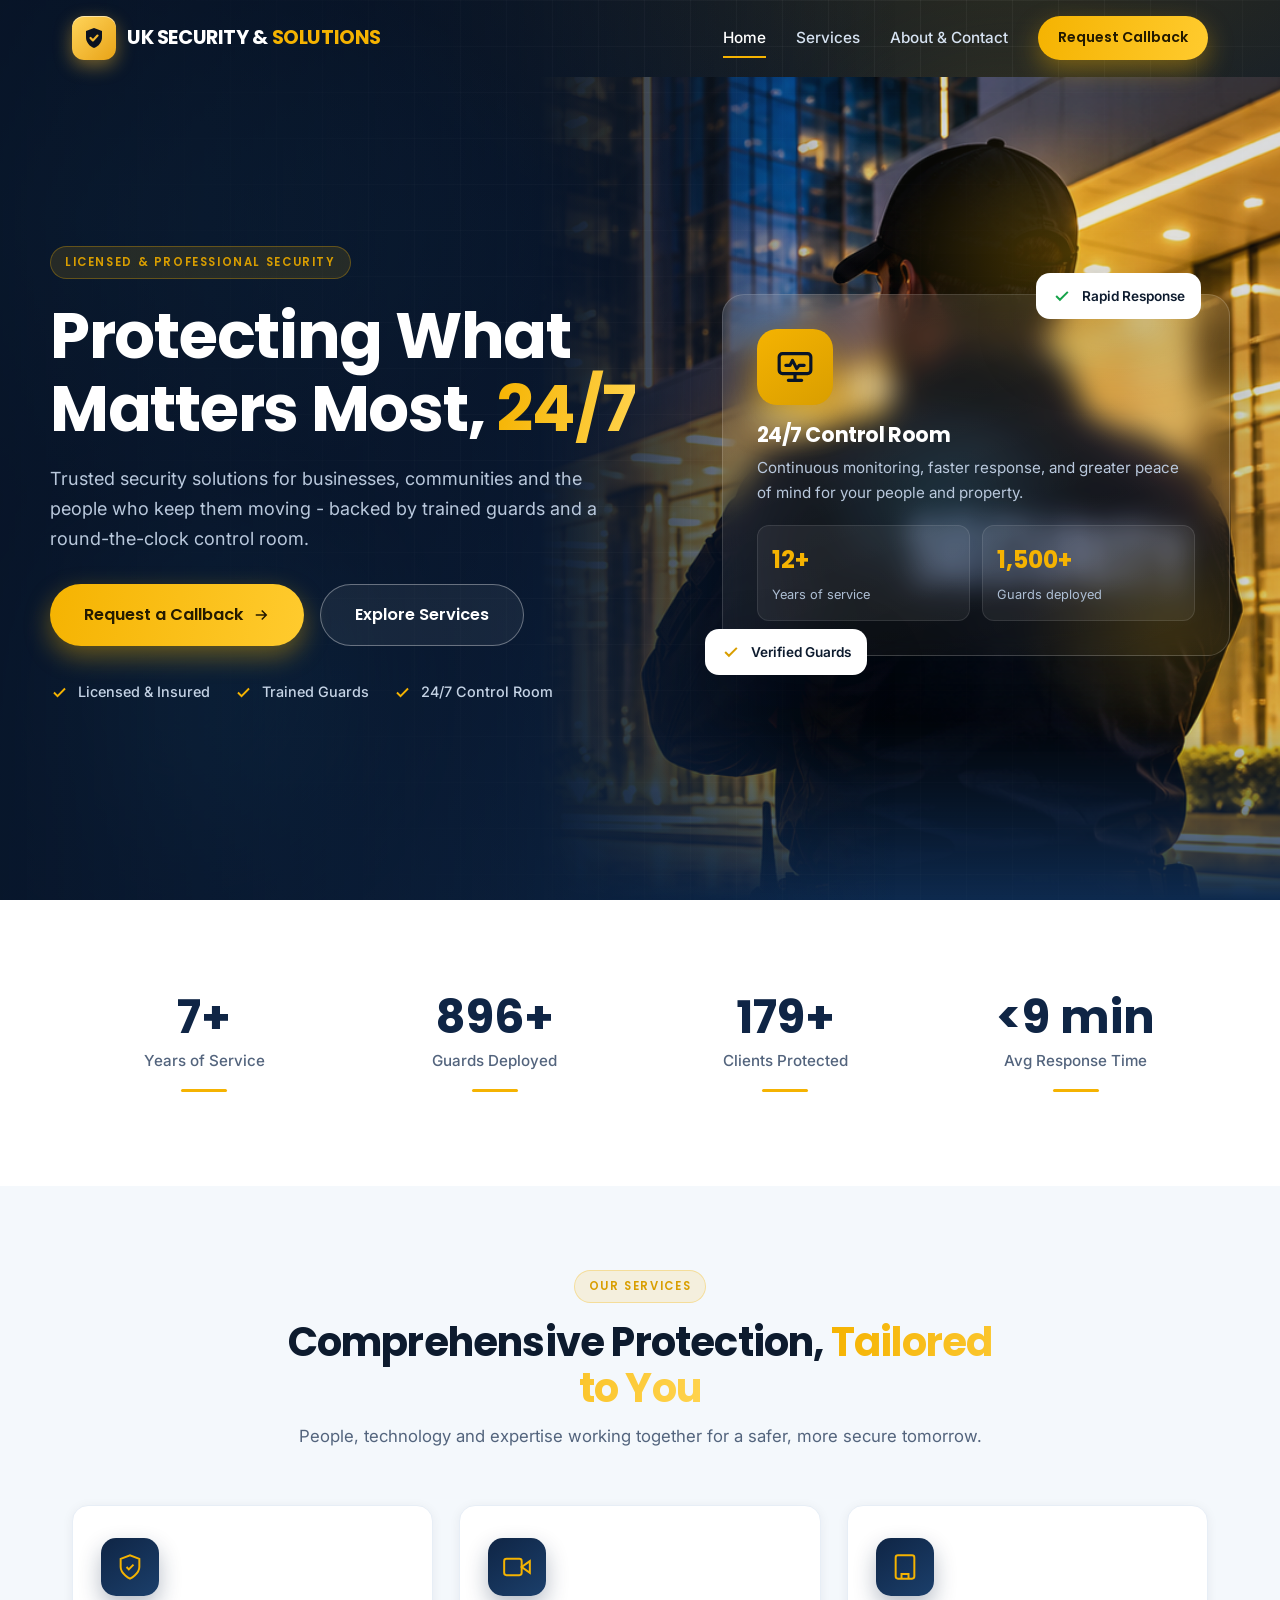
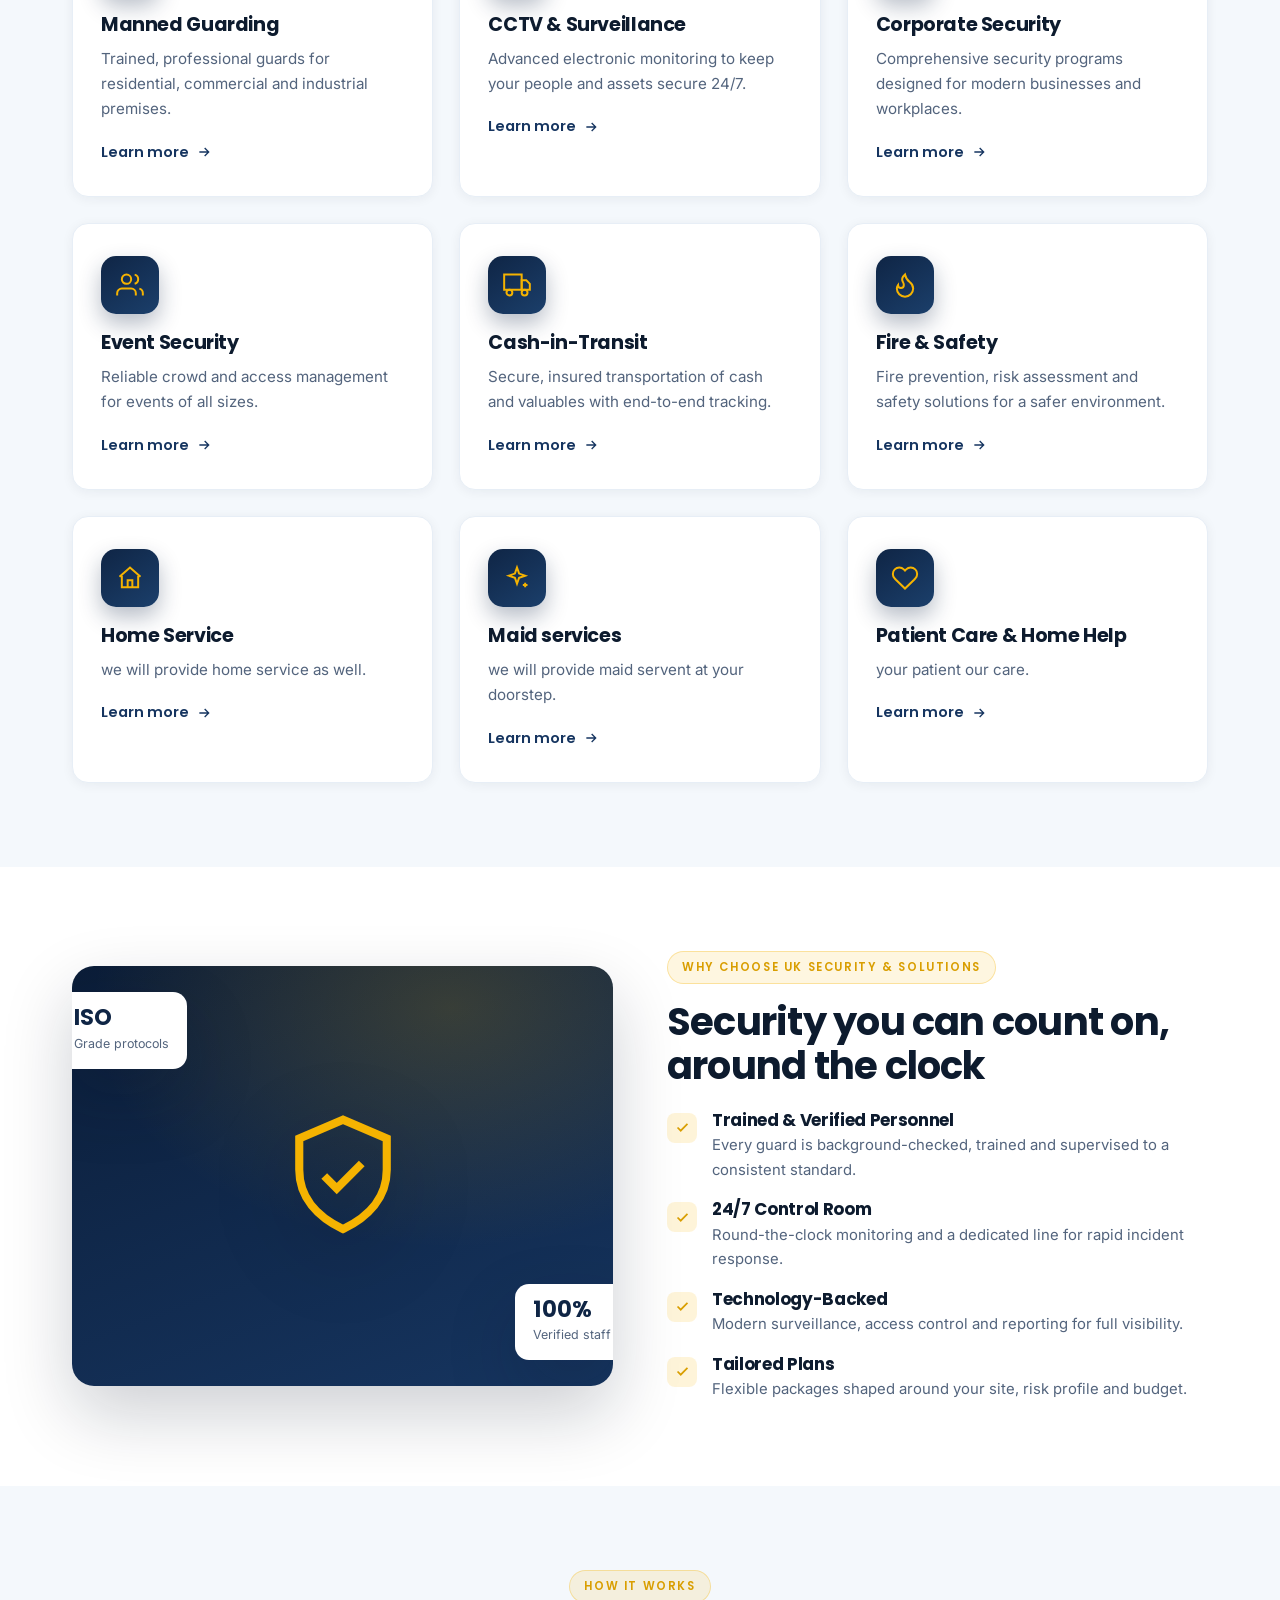
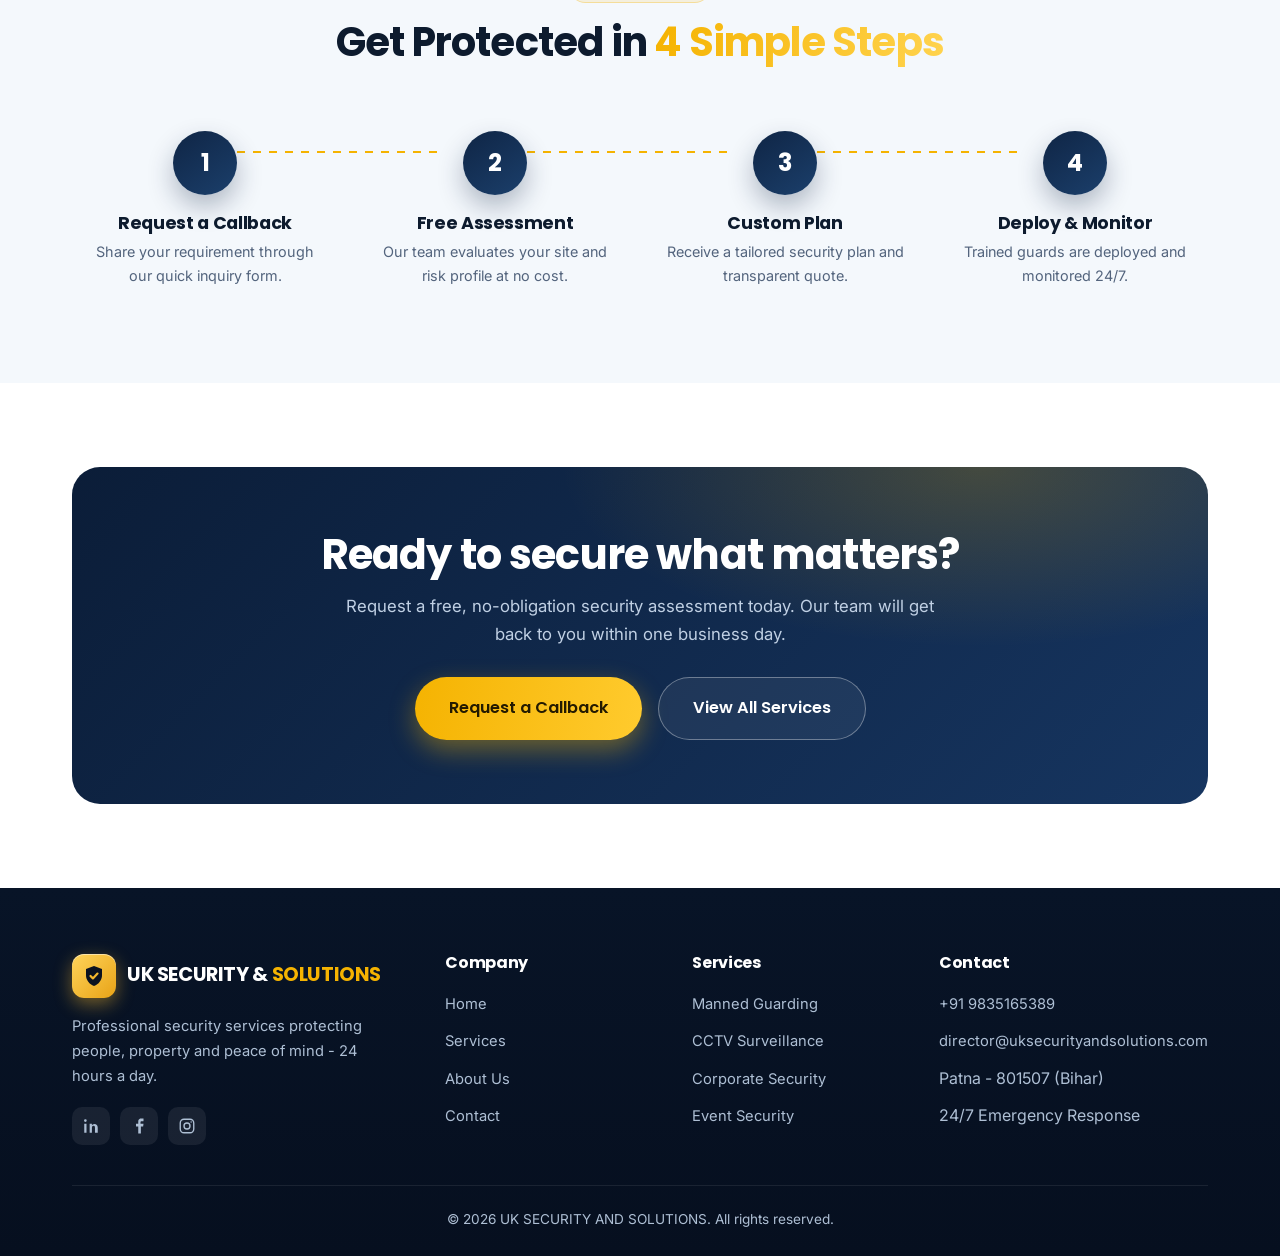
<file: aegis-security/index.html>
<!DOCTYPE html>
<html lang="en">

<head>
    <meta charset="UTF-8">
    <meta name="viewport" content="width=device-width, initial-scale=1.0">
    <title>UK SECURITY AND SOLUTIONS | Professional Security &amp; Guarding in Patna</title>
    <meta name="description"
        content="UK SECURITY AND SOLUTIONS provides licensed manned guarding, CCTV surveillance, corporate and event security with a 24/7 control room and rapid response. Request a free callback.">
    <link rel="canonical" href="https://yourdomain.com/">
    <meta property="og:type" content="website">
    <meta property="og:title" content="UK SECURITY AND SOLUTIONS | Professional Security &amp; Guarding">
    <meta property="og:description"
        content="Licensed guards, CCTV surveillance, corporate &amp; event security with 24/7 monitoring and rapid response.">
    <meta property="og:url" content="https://yourdomain.com/">
    <meta property="og:image" content="https://yourdomain.com/assets/favicon.svg">
    <meta name="theme-color" content="#081427">
    <link rel="icon" href="assets/favicon.svg" type="image/svg+xml">
    <link rel="manifest" href="site.webmanifest">
    <link rel="preconnect" href="https://fonts.googleapis.com">
    <link rel="preconnect" href="https://fonts.gstatic.com" crossorigin>
    <link
        href="https://fonts.googleapis.com/css2?family=Inter:wght@400;500;600;700&amp;family=Poppins:wght@600;700&amp;display=swap"
        rel="stylesheet">
    <link rel="stylesheet" href="css/style.css">
</head>

<body>
    <header class="nav" id="nav">
        <div class="container nav__inner">
            <a class="brand" href="index.html">
                <span class="brand__mark"><svg viewBox="0 0 24 24" width="26" height="26">
                        <path d="M12 2l8 3v6c0 5.2-3.4 9.3-8 11-4.6-1.7-8-5.8-8-11V5z" fill="#0b1220" />
                        <path d="M8.5 12l2.4 2.4 4.6-4.8" fill="none" stroke="#f5b82e" stroke-width="2.2"
                            stroke-linecap="round" stroke-linejoin="round" />
                    </svg></span>
                <span class="brand__text">UK SECURITY &amp; <span>SOLUTIONS</span></span>
            </a>
            <button class="nav__toggle" id="navToggle"
                aria-label="Menu"><span></span><span></span><span></span></button>
            <nav class="nav__menu" id="navMenu">
                <a href="index.html" class="nav__link active">Home</a>
                <a href="services.html" class="nav__link">Services</a>
                <a href="contact.html" class="nav__link">About &amp; Contact</a>
                <a href="contact.html" class="btn btn--primary btn--sm">Request Callback</a>
            </nav>
        </div>
    </header>

    <main>
        <section class="hero">
            <div class="hero__grid" aria-hidden="true"></div>
            <div class="hero__glow g1" aria-hidden="true"></div>
            <div class="hero__glow g2" aria-hidden="true"></div>
            <div class="hero__photo"></div>
            <div class="container hero__inner">
                <div class="hero__content reveal">
                    <span class="eyebrow">Licensed &amp; Professional Security</span>
                    <h1>Protecting What Matters Most, <span class="hl">24/7</span></h1>
                    <p class="lead">Trusted security solutions for businesses, communities and the people who keep them
                        moving - backed by trained guards and a round-the-clock control room.</p>
                    <div class="hero__cta">
                        <a href="contact.html" class="btn btn--primary btn--lg">Request a Callback
                            <svg viewBox="0 0 24 24" fill="none" stroke="currentColor" stroke-width="2">
                                <path d="M5 12h14M13 6l6 6-6 6" />
                            </svg>
                        </a>
                        <a href="services.html" class="btn btn--ghost btn--lg">Explore Services</a>
                    </div>
                    <ul class="hero__trust">
                        <li><svg viewBox="0 0 24 24" fill="none" stroke="currentColor" stroke-width="2.4">
                                <path d="m5 12 4.5 4.5L19 7" />
                            </svg>Licensed &amp; Insured</li>
                        <li><svg viewBox="0 0 24 24" fill="none" stroke="currentColor" stroke-width="2.4">
                                <path d="m5 12 4.5 4.5L19 7" />
                            </svg>Trained Guards</li>
                        <li><svg viewBox="0 0 24 24" fill="none" stroke="currentColor" stroke-width="2.4">
                                <path d="m5 12 4.5 4.5L19 7" />
                            </svg>24/7 Control Room</li>
                    </ul>
                </div>
                <div class="hero__panel reveal d2">
                    <div class="hero__float f1"><svg viewBox="0 0 24 24" fill="none" stroke="currentColor"
                            stroke-width="2.4">
                            <path d="m5 12 4.5 4.5L19 7" />
                        </svg>Rapid Response</div>
                    <div class="hero__shield"><svg viewBox="0 0 24 24" fill="none" stroke="#081427" stroke-width="1.9"
                            stroke-linecap="round" stroke-linejoin="round">
                            <rect x="2.5" y="4" width="19" height="12" rx="2" />
                            <path d="M8 20h8M12 16v4" />
                            <path d="M6.5 11h2.5l1.5-3 2.5 5 1.5-2h3" />
                        </svg></div>
                    <h3>24/7 Control Room</h3>
                    <p>Continuous monitoring, faster response, and greater peace of mind for your people and property.
                    </p>
                    <div class="hero__mini">
                        <div><b>12+</b><span>Years of service</span></div>
                        <div><b>1,500+</b><span>Guards deployed</span></div>
                    </div>
                    <div class="hero__float f2"><svg viewBox="0 0 24 24" fill="none" stroke="currentColor"
                            stroke-width="2.4">
                            <path d="m5 12 4.5 4.5L19 7" />
                        </svg>Verified Guards</div>
                </div>
            </div>
        </section>

        <section class="sec">
            <div class="container">
                <div class="stats">
                    <div class="stat reveal">
                        <div class="stat__num" data-count="12" data-suffix="+">0</div>
                        <div class="stat__lbl">Years of Service</div>
                    </div>
                    <div class="stat reveal d1">
                        <div class="stat__num" data-count="1500" data-suffix="+">0</div>
                        <div class="stat__lbl">Guards Deployed</div>
                    </div>
                    <div class="stat reveal d2">
                        <div class="stat__num" data-count="300" data-suffix="+">0</div>
                        <div class="stat__lbl">Clients Protected</div>
                    </div>
                    <div class="stat reveal d3">
                        <div class="stat__num" data-prefix="&lt;" data-count="15" data-suffix=" min">0</div>
                        <div class="stat__lbl">Avg Response Time</div>
                    </div>
                </div>
            </div>
        </section>

        <section class="sec sec--soft">
            <div class="container">
                <div class="sec-head reveal">
                    <span class="eyebrow">Our Services</span>
                    <h2>Comprehensive Protection, <span class="hl">Tailored to You</span></h2>
                    <p>People, technology and expertise working together for a safer, more secure tomorrow.</p>
                </div>
                <div class="grid3">
                    <article class="card reveal">
                        <div class="card__ico"><svg viewBox="0 0 24 24" fill="none" stroke="currentColor"
                                stroke-width="1.7">
                                <path d="M12 22s8-4 8-10V5l-8-3-8 3v7c0 6 8 10 8 10z" />
                                <path d="M9 12l2 2 4-4" />
                            </svg></div>
                        <h3>Manned Guarding</h3>
                        <p>Trained, professional guards for residential, commercial and industrial premises.</p>
                        <a href="services.html" class="card__link">Learn more <svg viewBox="0 0 24 24" fill="none"
                                stroke="currentColor" stroke-width="2">
                                <path d="M5 12h14M13 6l6 6-6 6" />
                            </svg></a>
                    </article>
                    <article class="card reveal d1">
                        <div class="card__ico"><svg viewBox="0 0 24 24" fill="none" stroke="currentColor"
                                stroke-width="1.7">
                                <path d="M23 7l-7 5 7 5z" />
                                <rect x="1" y="5" width="15" height="14" rx="2" />
                            </svg></div>
                        <h3>CCTV &amp; Surveillance</h3>
                        <p>Advanced electronic monitoring to keep your people and assets secure 24/7.</p>
                        <a href="services.html" class="card__link">Learn more <svg viewBox="0 0 24 24" fill="none"
                                stroke="currentColor" stroke-width="2">
                                <path d="M5 12h14M13 6l6 6-6 6" />
                            </svg></a>
                    </article>
                    <article class="card reveal">
                        <div class="card__ico"><svg viewBox="0 0 24 24" fill="none" stroke="currentColor"
                                stroke-width="1.7">
                                <rect x="4" y="2" width="16" height="20" rx="2" />
                                <path d="M9 22v-4h6v4" />
                                <path
                                    d="M8 6h.01M12 6h.01M16 6h.01M8 10h.01M12 10h.01M16 10h.01M8 14h.01M12 14h.01M16 14h.01" />
                            </svg></div>
                        <h3>Corporate Security</h3>
                        <p>Comprehensive security programs designed for modern businesses and workplaces.</p>
                        <a href="services.html" class="card__link">Learn more <svg viewBox="0 0 24 24" fill="none"
                                stroke="currentColor" stroke-width="2">
                                <path d="M5 12h14M13 6l6 6-6 6" />
                            </svg></a>
                    </article>
                    <article class="card reveal">
                        <div class="card__ico"><svg viewBox="0 0 24 24" fill="none" stroke="currentColor"
                                stroke-width="1.7">
                                <path d="M17 21v-2a4 4 0 00-4-4H5a4 4 0 00-4 4v2" />
                                <circle cx="9" cy="7" r="4" />
                                <path d="M23 21v-2a4 4 0 00-3-3.87" />
                                <path d="M16 3.13a4 4 0 010 7.75" />
                            </svg></div>
                        <h3>Event Security</h3>
                        <p>Reliable crowd and access management for events of all sizes.</p>
                        <a href="services.html" class="card__link">Learn more <svg viewBox="0 0 24 24" fill="none"
                                stroke="currentColor" stroke-width="2">
                                <path d="M5 12h14M13 6l6 6-6 6" />
                            </svg></a>
                    </article>
                    <article class="card reveal d1">
                        <div class="card__ico"><svg viewBox="0 0 24 24" fill="none" stroke="currentColor"
                                stroke-width="1.7">
                                <path d="M1 3h15v13H1z" />
                                <path d="M16 8h4l3 3v5h-7z" />
                                <circle cx="5.5" cy="18.5" r="2.5" />
                                <circle cx="18.5" cy="18.5" r="2.5" />
                            </svg></div>
                        <h3>Cash-in-Transit</h3>
                        <p>Secure, insured transportation of cash and valuables with end-to-end tracking.</p>
                        <a href="services.html" class="card__link">Learn more <svg viewBox="0 0 24 24" fill="none"
                                stroke="currentColor" stroke-width="2">
                                <path d="M5 12h14M13 6l6 6-6 6" />
                            </svg></a>
                    </article>
                    <article class="card reveal d2">
                        <div class="card__ico"><svg viewBox="0 0 24 24" fill="none" stroke="currentColor"
                                stroke-width="1.7">
                                <path
                                    d="M8.5 14.5A2.5 2.5 0 0011 12c0-1.38-.5-2-1-3-1.07-2.14-.22-4.05 2-6 .5 2.5 2 4.9 4 6.5 2 1.6 3 3.5 3 5.5a7 7 0 11-14 0c0-1.15.43-2.29 1-3a2.5 2.5 0 002.5 2.5z" />
                            </svg></div>
                        <h3>Fire &amp; Safety</h3>
                        <p>Fire prevention, risk assessment and safety solutions for a safer environment.</p>
                        <a href="services.html" class="card__link">Learn more <svg viewBox="0 0 24 24" fill="none"
                                stroke="currentColor" stroke-width="2">
                                <path d="M5 12h14M13 6l6 6-6 6" />
                            </svg></a>
                    </article>
                    <article class="card reveal d3">
                        <div class="card__ico"><svg viewBox="0 0 24 24" fill="none" stroke="currentColor"
                                stroke-width="1.7">
                                <path d="M3 11l9-8 9 8" />
                                <path d="M5 10v10h14V10" />
                                <path d="M10 20v-6h4v6" />
                            </svg></div>
                        <h3>Home Service</h3>
                        <p>we will provide home service as well.</p>
                        <a href="services.html" class="card__link">Learn more <svg viewBox="0 0 24 24" fill="none"
                                stroke="currentColor" stroke-width="2">
                                <path d="M5 12h14M13 6l6 6-6 6" />
                            </svg></a>
                    </article>
                    <article class="card reveal d3">
                        <div class="card__ico"><svg viewBox="0 0 24 24" fill="none" stroke="currentColor"
                                stroke-width="1.7">
                                <path d="M12 3l1.8 5.2L19 10l-5.2 1.8L12 17l-1.8-5.2L5 10l5.2-1.8z" />
                                <path d="M19 16v4M17 18h4" />
                            </svg></div>
                        <h3>Maid services</h3>
                        <p>we will provide maid servent at your doorstep.</p>
                        <a href="services.html" class="card__link">Learn more <svg viewBox="0 0 24 24" fill="none"
                                stroke="currentColor" stroke-width="2">
                                <path d="M5 12h14M13 6l6 6-6 6" />
                            </svg></a>
                    </article>
                    <article class="card reveal d3">
                        <div class="card__ico"><svg viewBox="0 0 24 24" fill="none" stroke="currentColor"
                                stroke-width="1.7">
                                <path
                                    d="M20.8 4.6a5.5 5.5 0 00-7.8 0L12 5.7l-1-1.1a5.5 5.5 0 00-7.8 7.8l1 1.1L12 21l7.8-7.5 1-1.1a5.5 5.5 0 000-7.8z" />
                            </svg></div>
                        <h3>Patient Care &amp; Home Help</h3>
                        <p>your patient our care.</p>
                        <a href="services.html" class="card__link">Learn more <svg viewBox="0 0 24 24" fill="none"
                                stroke="currentColor" stroke-width="2">
                                <path d="M5 12h14M13 6l6 6-6 6" />
                            </svg></a>
                    </article>
                </div>
            </div>
        </section>

        <section class="sec">
            <div class="container why">
                <div class="why__media reveal">
                    <svg class="big-shield" viewBox="0 0 24 24" fill="none" stroke="currentColor" stroke-width="1.3">
                        <path d="M12 3 5 6v5c0 4.5 3 7.6 7 9.5 4-1.9 7-5 7-9.5V6z" />
                        <path d="m9 12 2 2 4-4" />
                    </svg>
                    <div class="why__badge b1">
                        <div><b>ISO</b><span>Grade protocols</span></div>
                    </div>
                    <div class="why__badge b2">
                        <div><b>100%</b><span>Verified staff</span></div>
                    </div>
                </div>
                <div class="reveal d1">
                    <span class="eyebrow">Why Choose UK SECURITY &amp; SOLUTIONS</span>
                    <h2 style="font-size:clamp(1.7rem,3.4vw,2.4rem);margin:16px 0 22px">Security you can count on,
                        around the clock</h2>
                    <ul class="flist">
                        <li>
                            <span class="tick"><svg viewBox="0 0 24 24" fill="none" stroke="currentColor"
                                    stroke-width="2.4">
                                    <path d="m5 12 4.5 4.5L19 7" />
                                </svg></span>
                            <div>
                                <h4>Trained &amp; Verified Personnel</h4>
                                <p>Every guard is background-checked, trained and supervised to a consistent standard.
                                </p>
                            </div>
                        </li>
                        <li>
                            <span class="tick"><svg viewBox="0 0 24 24" fill="none" stroke="currentColor"
                                    stroke-width="2.4">
                                    <path d="m5 12 4.5 4.5L19 7" />
                                </svg></span>
                            <div>
                                <h4>24/7 Control Room</h4>
                                <p>Round-the-clock monitoring and a dedicated line for rapid incident response.</p>
                            </div>
                        </li>
                        <li>
                            <span class="tick"><svg viewBox="0 0 24 24" fill="none" stroke="currentColor"
                                    stroke-width="2.4">
                                    <path d="m5 12 4.5 4.5L19 7" />
                                </svg></span>
                            <div>
                                <h4>Technology-Backed</h4>
                                <p>Modern surveillance, access control and reporting for full visibility.</p>
                            </div>
                        </li>
                        <li>
                            <span class="tick"><svg viewBox="0 0 24 24" fill="none" stroke="currentColor"
                                    stroke-width="2.4">
                                    <path d="m5 12 4.5 4.5L19 7" />
                                </svg></span>
                            <div>
                                <h4>Tailored Plans</h4>
                                <p>Flexible packages shaped around your site, risk profile and budget.</p>
                            </div>
                        </li>
                    </ul>
                </div>
            </div>
        </section>

        <section class="sec sec--soft">
            <div class="container">
                <div class="sec-head reveal"><span class="eyebrow">How It Works</span>
                    <h2>Get Protected in <span class="hl">4 Simple Steps</span></h2>
                </div>
                <div class="steps">
                    <div class="step reveal">
                        <div class="step__n">1</div>
                        <h4>Request a Callback</h4>
                        <p>Share your requirement through our quick inquiry form.</p>
                    </div>
                    <div class="step reveal d1">
                        <div class="step__n">2</div>
                        <h4>Free Assessment</h4>
                        <p>Our team evaluates your site and risk profile at no cost.</p>
                    </div>
                    <div class="step reveal d2">
                        <div class="step__n">3</div>
                        <h4>Custom Plan</h4>
                        <p>Receive a tailored security plan and transparent quote.</p>
                    </div>
                    <div class="step reveal d3">
                        <div class="step__n">4</div>
                        <h4>Deploy &amp; Monitor</h4>
                        <p>Trained guards are deployed and monitored 24/7.</p>
                    </div>
                </div>
            </div>
        </section>

        <section class="sec">
            <div class="container">
                <div class="cta reveal">
                    <h2>Ready to secure what matters?</h2>
                    <p>Request a free, no-obligation security assessment today. Our team will get back to you within one
                        business day.</p>
                    <div class="cta__row">
                        <a href="contact.html" class="btn btn--primary btn--lg">Request a Callback</a>
                        <a href="services.html" class="btn btn--ghost btn--lg">View All Services</a>
                    </div>
                </div>
            </div>
        </section>
    </main>

    <footer class="footer">
        <div class="container">
            <div class="footer__top">
                <div class="footer__about">
                    <a class="brand" href="index.html">
                        <span class="brand__mark"><svg viewBox="0 0 24 24" width="26" height="26">
                                <path d="M12 2l8 3v6c0 5.2-3.4 9.3-8 11-4.6-1.7-8-5.8-8-11V5z" fill="#0b1220" />
                                <path d="M8.5 12l2.4 2.4 4.6-4.8" fill="none" stroke="#f5b82e" stroke-width="2.2"
                                    stroke-linecap="round" stroke-linejoin="round" />
                            </svg></span>
                        <span class="brand__text">UK SECURITY &amp; <span>SOLUTIONS</span></span>
                    </a>
                    <p>Professional security services protecting people, property and peace of mind - 24 hours a day.
                    </p>
                    <div class="fsoc">
                        <a href="#" aria-label="LinkedIn"><svg viewBox="0 0 24 24" fill="currentColor">
                                <path
                                    d="M6 9H3v12h3ZM4.5 3a1.8 1.8 0 100 3.6 1.8 1.8 0 000-3.6zM21 21v-6.6c0-3.5-1.9-5.1-4.4-5.1-2 0-2.9 1.1-3.4 1.9V9h-3v12h3v-6.3c0-1.7.3-3.2 2.2-3.2s1.9 1.8 1.9 3.1V21z" />
                            </svg></a>
                        <a href="#" aria-label="Facebook"><svg viewBox="0 0 24 24" fill="currentColor">
                                <path
                                    d="M14 9V7c0-1 .3-1.5 1.6-1.5H18V2h-3c-3 0-4 1.8-4 4v3H8v3.5h3V22h3.5v-9.5H17.5l.5-3.5z" />
                            </svg></a>
                        <a href="#" aria-label="Instagram"><svg viewBox="0 0 24 24" fill="none" stroke="currentColor"
                                stroke-width="1.8">
                                <rect x="3" y="3" width="18" height="18" rx="5" />
                                <circle cx="12" cy="12" r="4" />
                                <circle cx="17.5" cy="6.5" r="1" fill="currentColor" stroke="none" />
                            </svg></a>
                    </div>
                </div>
                <div>
                    <h4>Company</h4>
                    <ul>
                        <li><a href="index.html">Home</a></li>
                        <li><a href="services.html">Services</a></li>
                        <li><a href="contact.html">About Us</a></li>
                        <li><a href="contact.html">Contact</a></li>
                    </ul>
                </div>
                <div>
                    <h4>Services</h4>
                    <ul>
                        <li><a href="services.html">Manned Guarding</a></li>
                        <li><a href="services.html">CCTV Surveillance</a></li>
                        <li><a href="services.html">Corporate Security</a></li>
                        <li><a href="services.html">Event Security</a></li>
                    </ul>
                </div>
                <div>
                    <h4>Contact</h4>
                    <ul>
                        <li><a href="tel:+910000000000">+91 9835165389</a></li>
                        <li><a href="mailto:info@yourdomain.com">director@uksecurityandsolutions.com</a></li>
                        <li>Patna - 801507 (Bihar)</li>
                        <li>24/7 Emergency Response</li>
                    </ul>
                </div>
            </div>
            <div class="footer__bottom" style="display: flex; justify-content: center; text-align: center;">
                <span>&copy; <span id="year"></span> UK SECURITY AND SOLUTIONS. All rights reserved.</span>
            </div>
        </div>
    </footer>

    <button class="top" id="top" aria-label="Back to top"><svg viewBox="0 0 24 24" fill="none" stroke="currentColor"
            stroke-width="2.2">
            <path d="M12 19V6M6 12l6-6 6 6" />
        </svg></button>
    <script src="js/main.js" defer></script>
</body>

</html>
</file>
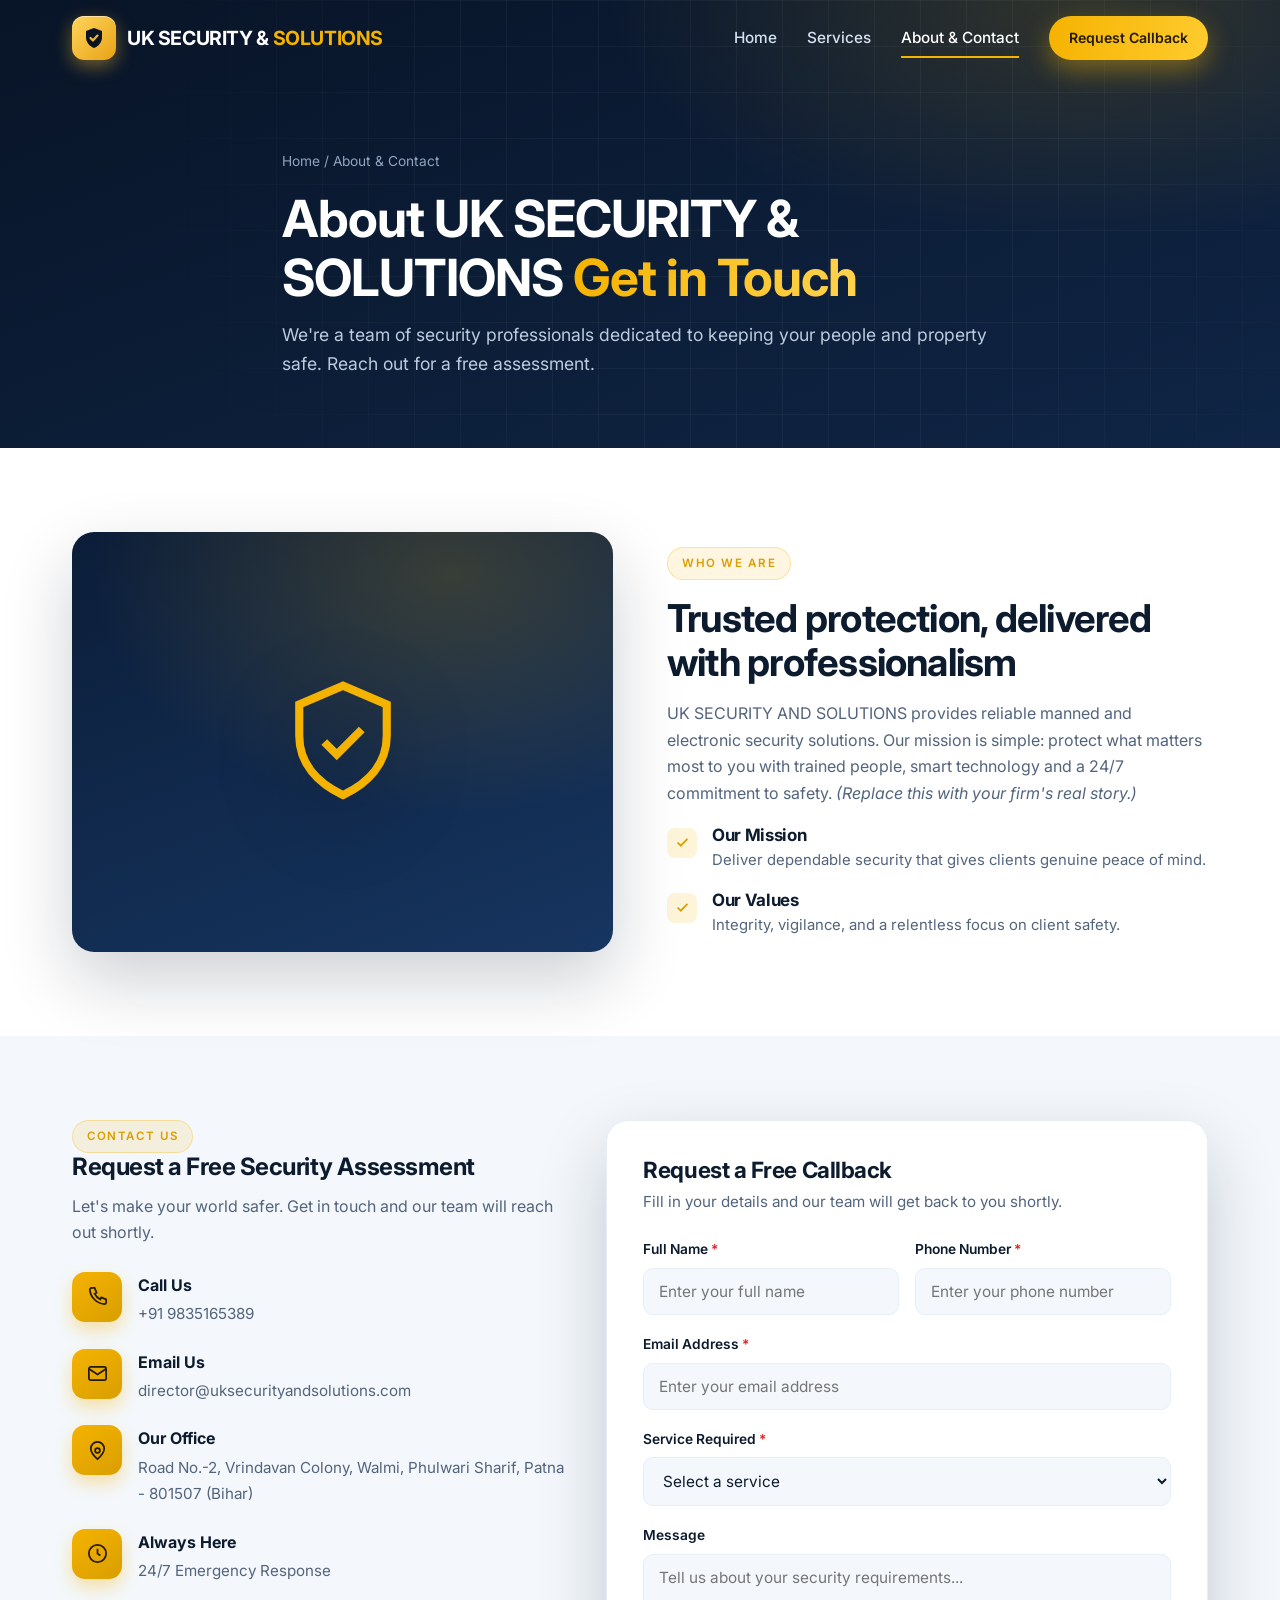
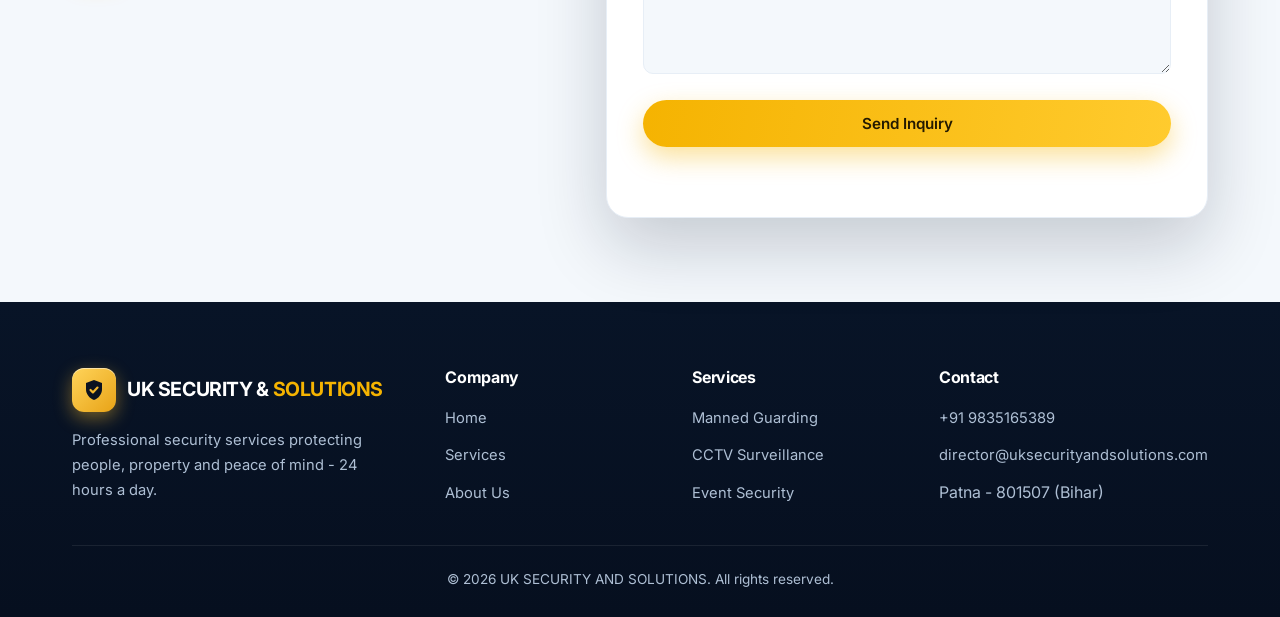
<file: aegis-security/contact.html>
<!DOCTYPE html>
<html lang="en">

<head>
    <meta charset="UTF-8">
    <meta name="viewport" content="width=device-width, initial-scale=1.0">
    <title>About &amp; Contact | UK SECURITY AND SOLUTIONS</title>
    <meta name="description"
        content="Learn about UK SECURITY AND SOLUTIONS and request a free callback. Fill in our inquiry form and our team will contact you - licensed security experts in Pune.">
    <link rel="canonical" href="https://yourdomain.com/contact.html">
    <meta property="og:title" content="About &amp; Contact | UK SECURITY AND SOLUTIONS">
    <meta property="og:url" content="https://yourdomain.com/contact.html">
    <meta name="theme-color" content="#081427">
    <link rel="icon" href="assets/favicon.svg" type="image/svg+xml">
    <link rel="preconnect" href="https://fonts.googleapis.com">
    <link rel="preconnect" href="https://fonts.gstatic.com" crossorigin>
    <link href="https://fonts.googleapis.com/css2?family=Inter:wght@400;500;600;700&display=swap" rel="stylesheet">
    <link rel="stylesheet" href="css/style.css">
</head>

<body>
    <header class="nav" id="nav">
        <div class="container nav__inner">
            <a class="brand" href="index.html"><span class="brand__mark"><svg viewBox="0 0 24 24" width="26"
                        height="26">
                        <path d="M12 2l8 3v6c0 5.2-3.4 9.3-8 11-4.6-1.7-8-5.8-8-11V5z" fill="#0b1220" />
                        <path d="M8.5 12l2.4 2.4 4.6-4.8" fill="none" stroke="#f5b82e" stroke-width="2.2"
                            stroke-linecap="round" stroke-linejoin="round" />
                    </svg></span><span class="brand__text">UK SECURITY &amp; <span>SOLUTIONS</span></span></a>
            <button class="nav__toggle" id="navToggle"
                aria-label="Menu"><span></span><span></span><span></span></button>
            <nav class="nav__menu" id="navMenu">
                <a href="index.html" class="nav__link">Home</a>
                <a href="services.html" class="nav__link">Services</a>
                <a href="contact.html" class="nav__link active">About &amp; Contact</a>
                <a href="#inquiry" class="btn btn--primary btn--sm">Request Callback</a>
            </nav>
        </div>
    </header>

    <main>
        <section class="phero">
            <div class="hero__grid" aria-hidden="true"></div>
            <div class="container phero__in reveal">
                <div class="crumb"><a href="index.html">Home</a> / About &amp; Contact</div>
                <h1>About UK SECURITY &amp; SOLUTIONS <span class="hl">Get in Touch</span></h1>
                <p>We're a team of security professionals dedicated to keeping your people and property safe. Reach out
                    for a free assessment.</p>
            </div>
        </section>

        <section class="sec">
            <div class="container why">
                <div class="why__media reveal"><svg class="big-shield" viewBox="0 0 24 24" fill="none"
                        stroke="currentColor" stroke-width="1.3">
                        <path d="M12 3 5 6v5c0 4.5 3 7.6 7 9.5 4-1.9 7-5 7-9.5V6z" />
                        <path d="m9 12 2 2 4-4" />
                    </svg></div>
                <div class="reveal d1">
                    <span class="eyebrow">Who We Are</span>
                    <h2 style="font-size:clamp(1.7rem,3.4vw,2.4rem);margin:16px 0 16px">Trusted protection, delivered
                        with professionalism</h2>
                    <p style="color:var(--slate);margin-bottom:20px">UK SECURITY AND SOLUTIONS provides reliable manned
                        and electronic security solutions. Our mission is simple: protect what matters most to you with
                        trained people, smart technology and a 24/7 commitment to safety. <em>(Replace this with your
                            firm's real story.)</em></p>
                    <ul class="flist">
                        <li><span class="tick"><svg viewBox="0 0 24 24" fill="none" stroke="currentColor"
                                    stroke-width="2.4">
                                    <path d="m5 12 4.5 4.5L19 7" />
                                </svg></span>
                            <div>
                                <h4>Our Mission</h4>
                                <p>Deliver dependable security that gives clients genuine peace of mind.</p>
                            </div>
                        </li>
                        <li><span class="tick"><svg viewBox="0 0 24 24" fill="none" stroke="currentColor"
                                    stroke-width="2.4">
                                    <path d="m5 12 4.5 4.5L19 7" />
                                </svg></span>
                            <div>
                                <h4>Our Values</h4>
                                <p>Integrity, vigilance, and a relentless focus on client safety.</p>
                            </div>
                        </li>
                    </ul>
                </div>
            </div>
        </section>

        <section class="sec sec--soft" id="inquiry">
            <div class="container contact">
                <div class="cinfo reveal">
                    <span class="eyebrow">Contact Us</span>
                    <h3>Request a Free Security Assessment</h3>
                    <p>Let's make your world safer. Get in touch and our team will reach out shortly.</p>
                    <div class="citem">
                        <div class="citem__ico"><svg viewBox="0 0 24 24" fill="none" stroke="currentColor"
                                stroke-width="1.8">
                                <path
                                    d="M6 3h3l2 5-2 1a12 12 0 006 6l1-2 5 2v3a2 2 0 01-2 2A17 17 0 014 5a2 2 0 012-2z" />
                            </svg></div>
                        <div><b>Call Us</b><a href="tel:+910000000000">+91 9835165389</a></div>
                    </div>
                    <div class="citem">
                        <div class="citem__ico"><svg viewBox="0 0 24 24" fill="none" stroke="currentColor"
                                stroke-width="1.8">
                                <rect x="3" y="5" width="18" height="14" rx="2" />
                                <path d="m3 7 9 6 9-6" />
                            </svg></div>
                        <div><b>Email Us</b><a href="mailto:info@yourdomain.com">director@uksecurityandsolutions.com</a>
                        </div>
                    </div>
                    <div class="citem">
                        <div class="citem__ico"><svg viewBox="0 0 24 24" fill="none" stroke="currentColor"
                                stroke-width="1.8">
                                <path d="M12 21s7-6 7-11a7 7 0 10-14 0c0 5 7 11 7 11z" />
                                <circle cx="12" cy="12" r="2.5" />
                            </svg></div>
                        <div><b>Our Office</b><span>Road No.-2, Vrindavan Colony, Walmi, Phulwari Sharif, Patna - 801507
                                (Bihar)</span></div>
                    </div>
                    <div class="citem">
                        <div class="citem__ico"><svg viewBox="0 0 24 24" fill="none" stroke="currentColor"
                                stroke-width="1.8">
                                <circle cx="12" cy="12" r="9" />
                                <path d="M12 7v5l3 2" />
                            </svg></div>
                        <div><b>Always Here</b><span>24/7 Emergency Response</span></div>
                    </div>
                </div>

                <div class="fcard reveal d1">
                    <h3>Request a Free Callback</h3>
                    <p>Fill in your details and our team will get back to you shortly.</p>
                    <form id="inquiryForm">
                        <!-- 1) Replace with your Web3Forms access key (free at web3forms.com) -->
                        <input type="hidden" name="access_key" value="c34da6a5-2308-461d-8786-12a0c516f5cc">
                        <input type="hidden" name="subject" value="New Inquiry from UK SECURITY & SOLUTIONS Website">
                        <input type="hidden" name="from_name" value="UK SECURITY & SOLUTIONS Website">
                        <!-- Honeypot anti-spam (leave empty) -->
                        <input type="checkbox" name="botcheck" class="hp" tabindex="-1" autocomplete="off">
                        <div class="frow">
                            <div class="field"><label>Full Name <span class="req">*</span></label><input type="text"
                                    name="name" placeholder="Enter your full name" required></div>
                            <div class="field"><label>Phone Number <span class="req">*</span></label><input type="tel"
                                    name="phone" placeholder="Enter your phone number" required></div>
                        </div>
                        <div class="field"><label>Email Address <span class="req">*</span></label><input type="email"
                                name="email" placeholder="Enter your email address" required></div>
                        <div class="field"><label>Service Required <span class="req">*</span></label>
                            <select name="service" required>
                                <option value="" disabled selected>Select a service</option>
                                <option>General Inquiry</option>
                                <option>Manned Guarding</option>
                                <option>CCTV &amp; Surveillance</option>
                                <option>Corporate Security</option>
                                <option>Event Security</option>
                                <option>Cash-in-Transit</option>
                                <option>Fire &amp; Safety</option>
                                <option>Other</option>
                            </select>
                        </div>
                        <div class="field"><label>Message</label><textarea name="message"
                                placeholder="Tell us about your security requirements..."></textarea></div>
                        <button type="submit" class="btn btn--primary form-btn"><span class="spin"></span><span
                                class="label">Send Inquiry</span></button>
                        <div class="fstatus" id="formStatus"></div>
                    </form>
                    <div class="success" id="formSuccess">
                        <div class="success__ico"><svg viewBox="0 0 24 24" fill="none" stroke="currentColor"
                                stroke-width="2.4">
                                <path d="m5 12 4.5 4.5L19 7" />
                            </svg></div>
                        <h3>Thank You!</h3>
                        <p>Your inquiry has been received. Our team will contact you shortly.</p>
                        <a href="index.html" class="btn btn--dark">Back to Home</a>
                    </div>
                </div>
            </div>
        </section>
    </main>

    <footer class="footer">
        <div class="container">
            <div class="footer__top">
                <div class="footer__about">
                    <a class="brand" href="index.html"><span class="brand__mark"><svg viewBox="0 0 24 24" width="26"
                                height="26">
                                <path d="M12 2l8 3v6c0 5.2-3.4 9.3-8 11-4.6-1.7-8-5.8-8-11V5z" fill="#0b1220" />
                                <path d="M8.5 12l2.4 2.4 4.6-4.8" fill="none" stroke="#f5b82e" stroke-width="2.2"
                                    stroke-linecap="round" stroke-linejoin="round" />
                            </svg></span><span class="brand__text">UK SECURITY &amp; <span>SOLUTIONS</span></span></a>
                    <p>Professional security services protecting people, property and peace of mind - 24 hours a day.
                    </p>
                </div>
                <div>
                    <h4>Company</h4>
                    <ul>
                        <li><a href="index.html">Home</a></li>
                        <li><a href="services.html">Services</a></li>
                        <li><a href="contact.html">About Us</a></li>
                    </ul>
                </div>
                <div>
                    <h4>Services</h4>
                    <ul>
                        <li><a href="services.html">Manned Guarding</a></li>
                        <li><a href="services.html">CCTV Surveillance</a></li>
                        <li><a href="services.html">Event Security</a></li>
                    </ul>
                </div>
                <div>
                    <h4>Contact</h4>
                    <ul>
                        <li><a href="tel:+910000000000">+91 9835165389</a></li>
                        <li><a href="mailto:info@yourdomain.com">director@uksecurityandsolutions.com</a></li>
                        <li>Patna - 801507 (Bihar)</li>
                    </ul>
                </div>
            </div>
            <div class="footer__bottom" style="display: flex; justify-content: center; text-align: center;"><span>&copy;
                    <span id="year"></span> UK SECURITY AND
                    SOLUTIONS. All rights
                    reserved.</span></div>
        </div>
    </footer>

    <button class="top" id="top" aria-label="Back to top"><svg viewBox="0 0 24 24" fill="none" stroke="currentColor"
            stroke-width="2.2">
            <path d="M12 19V6M6 12l6-6 6 6" />
        </svg></button>
    <script src="js/main.js" defer></script>
</body>

</html>
</file>
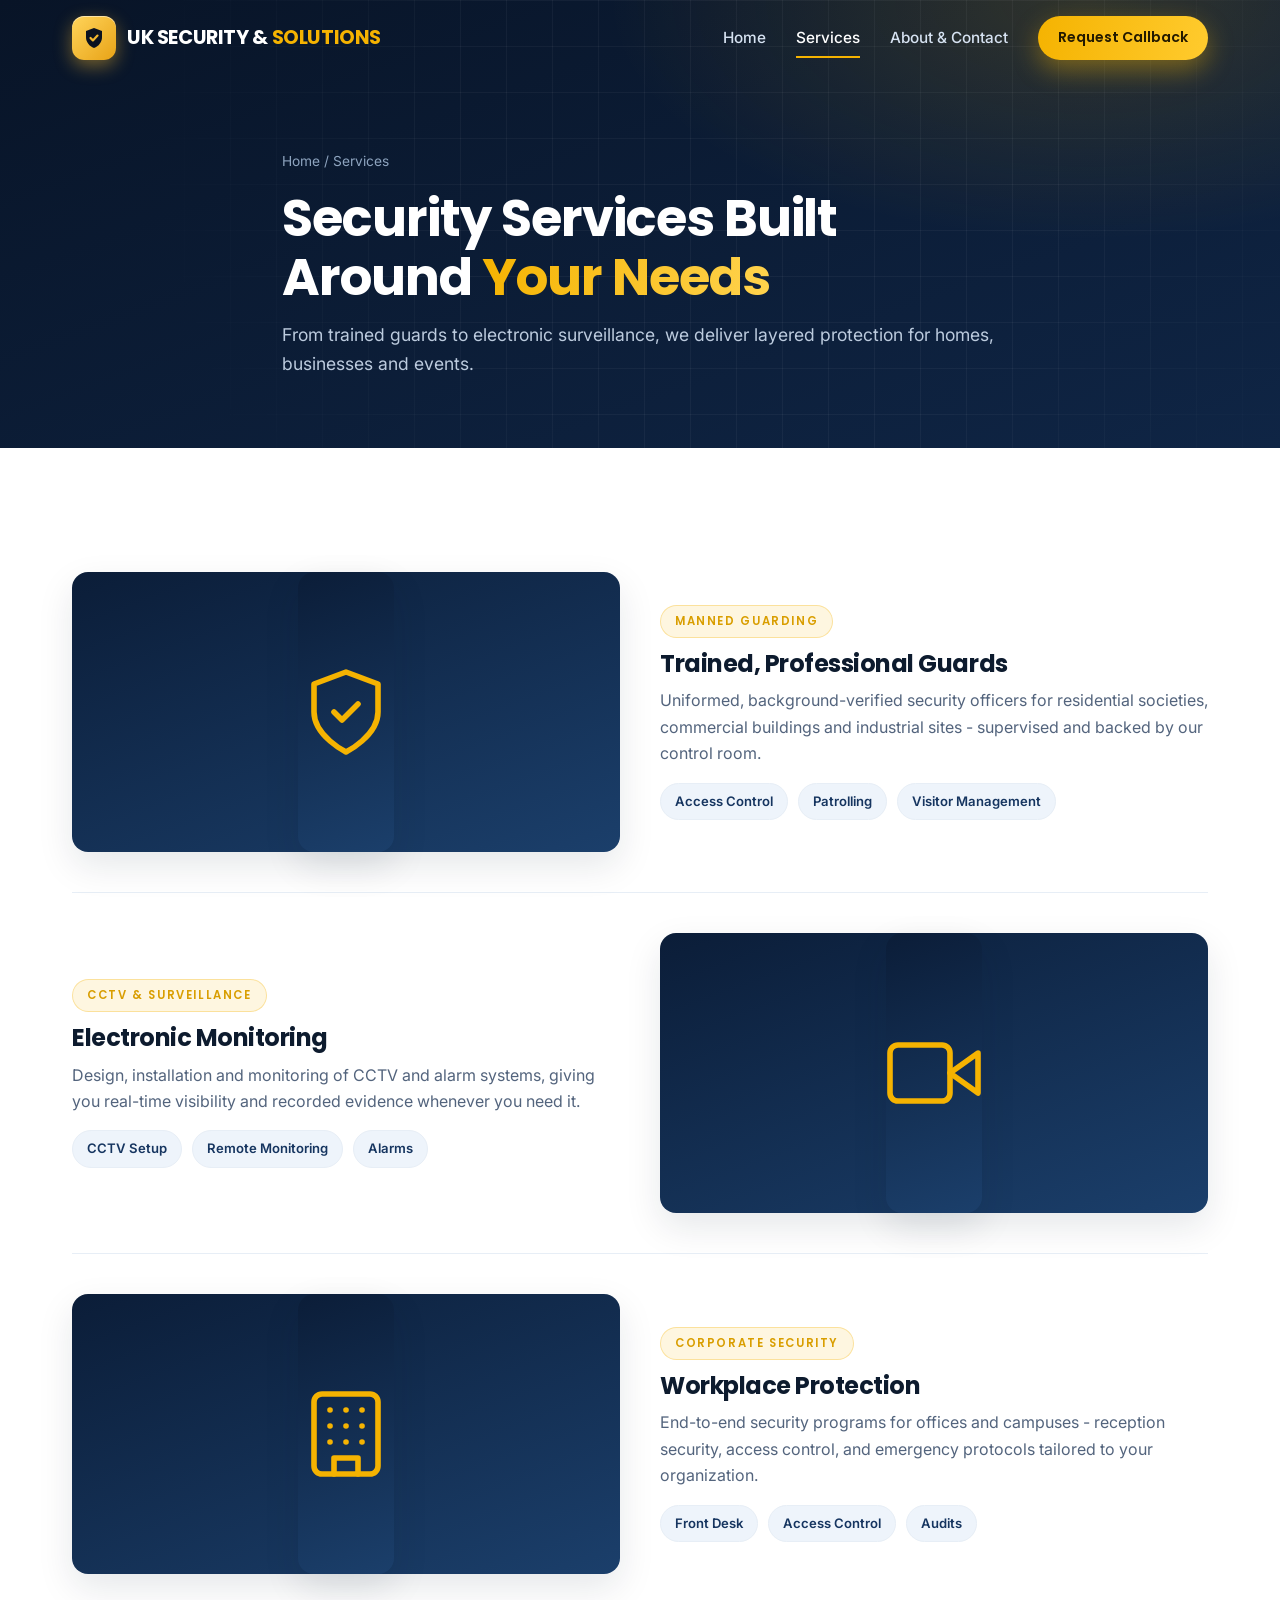
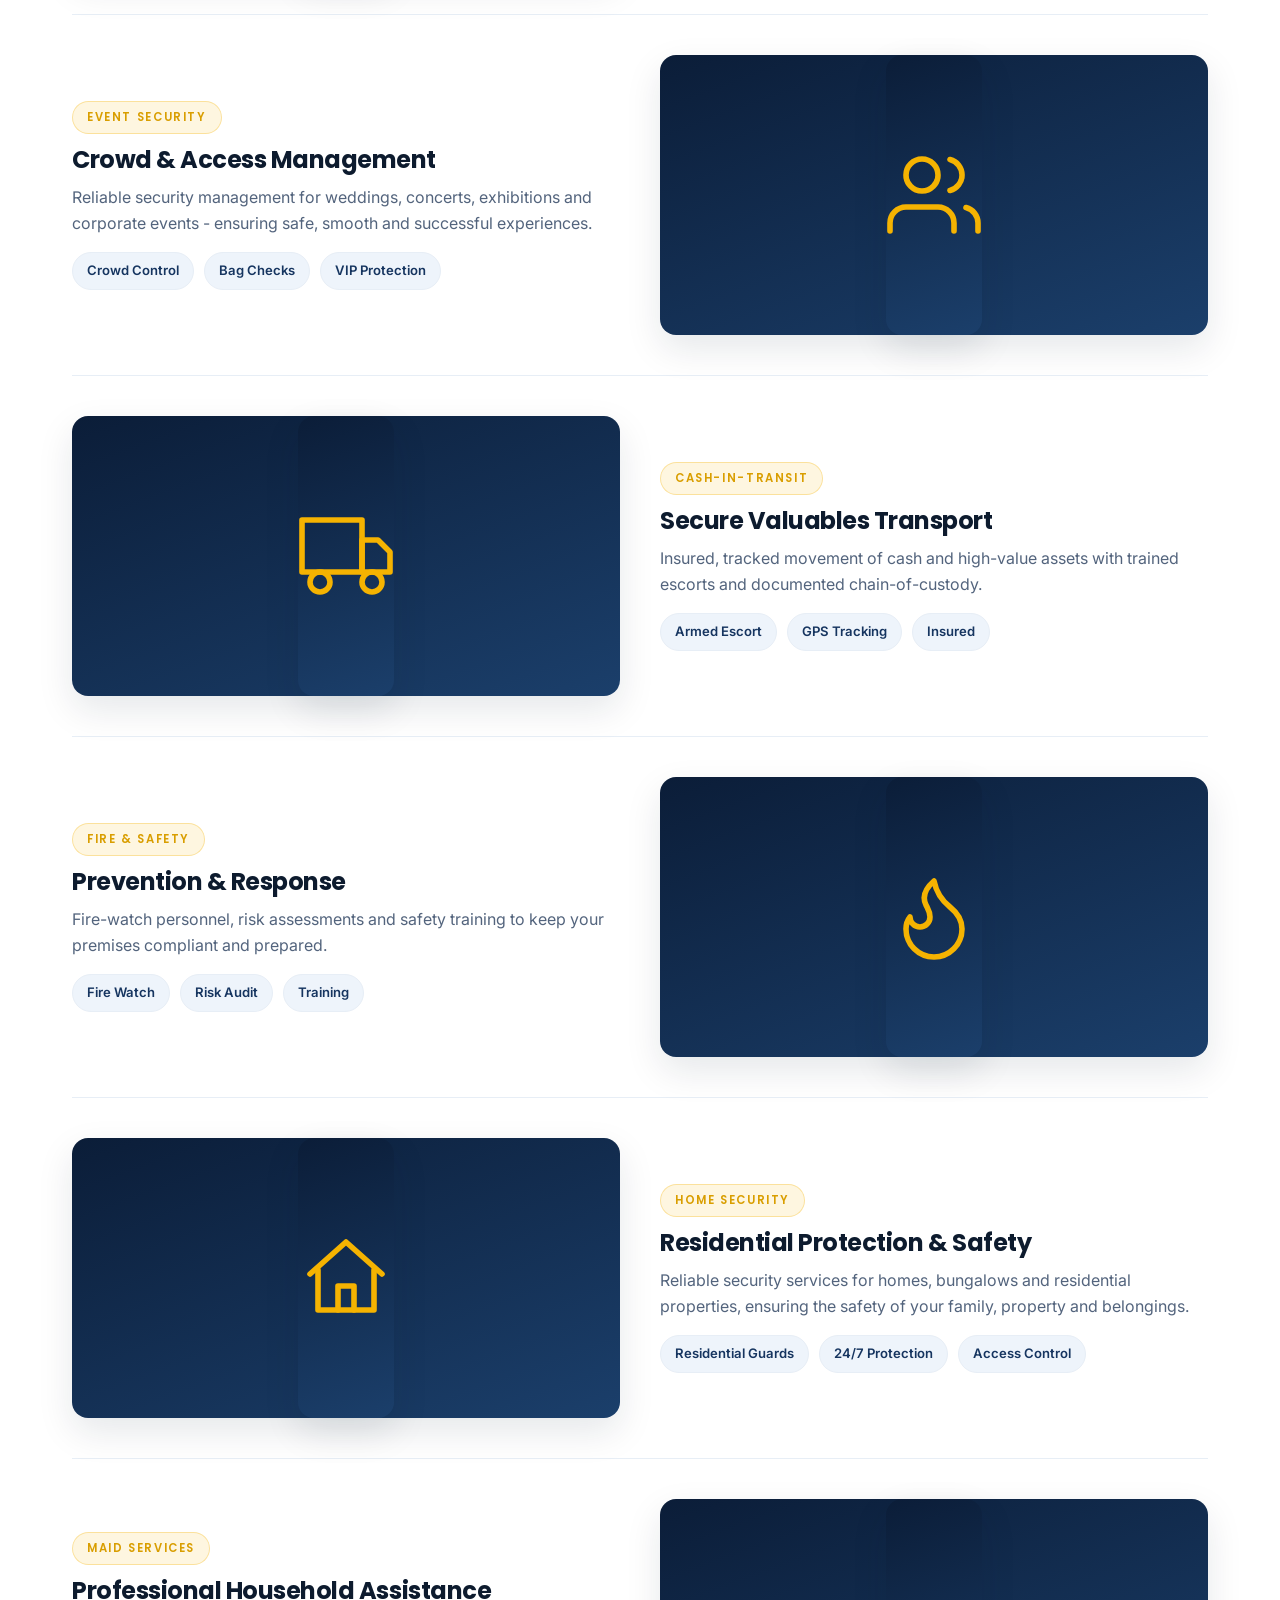
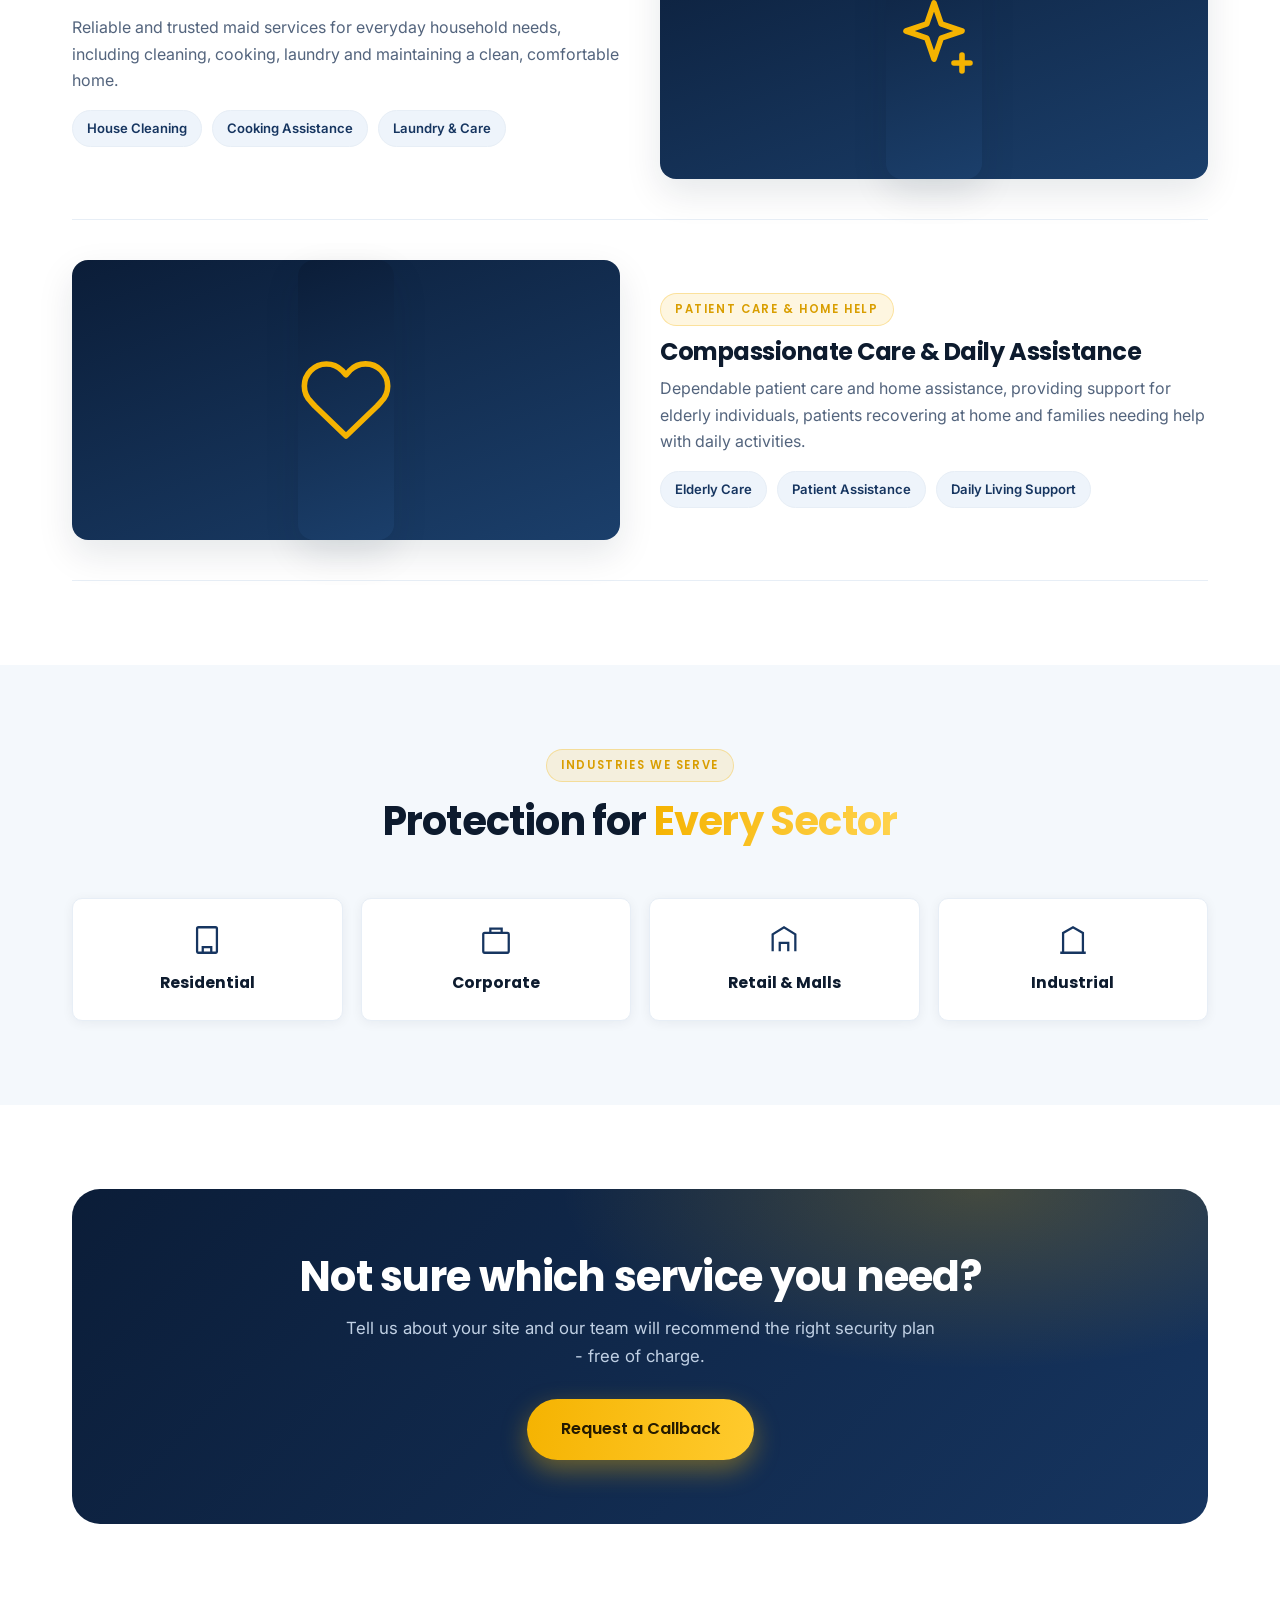
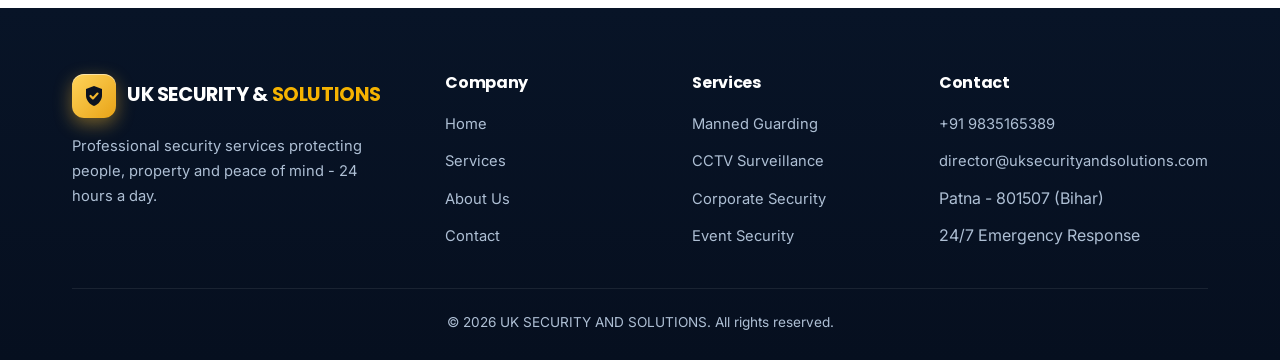
<file: aegis-security/services.html>
<!DOCTYPE html>
<html lang="en">

<head>
    <meta charset="UTF-8">
    <meta name="viewport" content="width=device-width, initial-scale=1.0">
    <title>Our Services | UK SECURITY AND SOLUTIONS</title>
    <meta name="description"
        content="Explore UK SECURITY AND SOLUTIONS: manned guarding, CCTV surveillance, corporate security, event security, cash-in-transit and fire &amp; safety solutions.">
    <link rel="canonical" href="https://yourdomain.com/services.html">
    <meta property="og:title" content="Our Services | UK SECURITY AND SOLUTIONS">
    <meta property="og:url" content="https://yourdomain.com/services.html">
    <meta name="theme-color" content="#081427">
    <link rel="icon" href="assets/favicon.svg" type="image/svg+xml">
    <link rel="preconnect" href="https://fonts.googleapis.com">
    <link rel="preconnect" href="https://fonts.gstatic.com" crossorigin>
    <link
        href="https://fonts.googleapis.com/css2?family=Inter:wght@400;500;600;700&amp;family=Poppins:wght@600;700&amp;display=swap"
        rel="stylesheet">
    <link rel="stylesheet" href="css/style.css">
</head>

<body>
    <header class="nav" id="nav">
        <div class="container nav__inner">
            <a class="brand" href="index.html"><span class="brand__mark"><svg viewBox="0 0 24 24" width="26"
                        height="26">
                        <path d="M12 2l8 3v6c0 5.2-3.4 9.3-8 11-4.6-1.7-8-5.8-8-11V5z" fill="#0b1220" />
                        <path d="M8.5 12l2.4 2.4 4.6-4.8" fill="none" stroke="#f5b82e" stroke-width="2.2"
                            stroke-linecap="round" stroke-linejoin="round" />
                    </svg></span><span class="brand__text">UK SECURITY &amp; <span>SOLUTIONS</span></span></a>
            <button class="nav__toggle" id="navToggle"
                aria-label="Menu"><span></span><span></span><span></span></button>
            <nav class="nav__menu" id="navMenu">
                <a href="index.html" class="nav__link">Home</a>
                <a href="services.html" class="nav__link active">Services</a>
                <a href="contact.html" class="nav__link">About &amp; Contact</a>
                <a href="contact.html" class="btn btn--primary btn--sm">Request Callback</a>
            </nav>
        </div>
    </header>

    <main>
        <section class="phero">
            <div class="hero__grid" aria-hidden="true"></div>
            <div class="container phero__in reveal">
                <div class="crumb"><a href="index.html">Home</a> / Services</div>
                <h1>Security Services Built Around <span class="hl">Your Needs</span></h1>
                <p>From trained guards to electronic surveillance, we deliver layered protection for homes, businesses
                    and events.</p>
            </div>
        </section>

        <section class="sec">
            <div class="container">
                <div class="sdetail reveal">
                    <div class="sdetail__media">
                        <div class="sdetail__media"><svg viewBox="0 0 24 24" fill="none" stroke="currentColor"
                                stroke-width="1.4" stroke-linecap="round" stroke-linejoin="round">
                                <path d="M12 22s8-4 8-10V5l-8-3-8 3v7c0 6 8 10 8 10z" />
                                <path d="M9 12l2 2 4-4" />
                            </svg></div>
                    </div>
                    <div>
                        <span class="eyebrow">Manned Guarding</span>
                        <h3>Trained, Professional Guards</h3>
                        <p>Uniformed, background-verified security officers for residential societies, commercial
                            buildings and industrial sites - supervised and backed by our control room.</p>
                        <div class="tags"><span class="tag">Access Control</span><span
                                class="tag">Patrolling</span><span class="tag">Visitor Management</span></div>
                    </div>
                </div>

                <div class="sdetail reveal">
                    <div class="sdetail__media">
                        <div class="sdetail__media"><svg viewBox="0 0 24 24" fill="none" stroke="currentColor"
                                stroke-width="1.4" stroke-linecap="round" stroke-linejoin="round">
                                <path d="M23 7l-7 5 7 5z" />
                                <rect x="1" y="5" width="15" height="14" rx="2" />
                            </svg></div>
                    </div>
                    <div>
                        <span class="eyebrow">CCTV &amp; Surveillance</span>
                        <h3>Electronic Monitoring</h3>
                        <p>Design, installation and monitoring of CCTV and alarm systems, giving you real-time
                            visibility and recorded evidence whenever you need it.</p>
                        <div class="tags"><span class="tag">CCTV Setup</span><span class="tag">Remote
                                Monitoring</span><span class="tag">Alarms</span></div>
                    </div>
                </div>

                <div class="sdetail reveal">
                    <div class="sdetail__media">
                        <div class="sdetail__media"><svg viewBox="0 0 24 24" fill="none" stroke="currentColor"
                                stroke-width="1.4" stroke-linecap="round" stroke-linejoin="round">
                                <rect x="4" y="2" width="16" height="20" rx="2" />
                                <path d="M9 22v-4h6v4" />
                                <path
                                    d="M8 6h.01M12 6h.01M16 6h.01M8 10h.01M12 10h.01M16 10h.01M8 14h.01M12 14h.01M16 14h.01" />
                            </svg></div>
                    </div>
                    <div>
                        <span class="eyebrow">Corporate Security</span>
                        <h3>Workplace Protection</h3>
                        <p>End-to-end security programs for offices and campuses - reception security, access control,
                            and emergency protocols tailored to your organization.</p>
                        <div class="tags"><span class="tag">Front Desk</span><span class="tag">Access
                                Control</span><span class="tag">Audits</span></div>
                    </div>
                </div>

                <div class="sdetail reveal">
                    <div class="sdetail__media">
                        <div class="sdetail__media"><svg viewBox="0 0 24 24" fill="none" stroke="currentColor"
                                stroke-width="1.4" stroke-linecap="round" stroke-linejoin="round">
                                <path d="M17 21v-2a4 4 0 00-4-4H5a4 4 0 00-4 4v2" />
                                <circle cx="9" cy="7" r="4" />
                                <path d="M23 21v-2a4 4 0 00-3-3.87" />
                                <path d="M16 3.13a4 4 0 010 7.75" />
                            </svg></div>
                    </div>
                    <div>
                        <span class="eyebrow">Event Security</span>
                        <h3>Crowd &amp; Access Management</h3>
                        <p>Reliable security management for weddings, concerts, exhibitions and corporate events -
                            ensuring safe, smooth and successful experiences.</p>
                        <div class="tags"><span class="tag">Crowd Control</span><span class="tag">Bag Checks</span><span
                                class="tag">VIP Protection</span></div>
                    </div>
                </div>

                <div class="sdetail reveal">
                    <div class="sdetail__media">
                        <div class="sdetail__media"><svg viewBox="0 0 24 24" fill="none" stroke="currentColor"
                                stroke-width="1.4" stroke-linecap="round" stroke-linejoin="round">
                                <path d="M1 3h15v13H1z" />
                                <path d="M16 8h4l3 3v5h-7z" />
                                <circle cx="5.5" cy="18.5" r="2.5" />
                                <circle cx="18.5" cy="18.5" r="2.5" />
                            </svg></div>
                    </div>
                    <div>
                        <span class="eyebrow">Cash-in-Transit</span>
                        <h3>Secure Valuables Transport</h3>
                        <p>Insured, tracked movement of cash and high-value assets with trained escorts and documented
                            chain-of-custody.</p>
                        <div class="tags"><span class="tag">Armed Escort</span><span class="tag">GPS
                                Tracking</span><span class="tag">Insured</span></div>
                    </div>
                </div>

                <div class="sdetail reveal">
                    <div class="sdetail__media">
                        <div class="sdetail__media"><svg viewBox="0 0 24 24" fill="none" stroke="currentColor"
                                stroke-width="1.4" stroke-linecap="round" stroke-linejoin="round">
                                <path
                                    d="M8.5 14.5A2.5 2.5 0 0011 12c0-1.38-.5-2-1-3-1.07-2.14-.22-4.05 2-6 .5 2.5 2 4.9 4 6.5 2 1.6 3 3.5 3 5.5a7 7 0 11-14 0c0-1.15.43-2.29 1-3a2.5 2.5 0 002.5 2.5z" />
                            </svg></div>
                    </div>
                    <div>
                        <span class="eyebrow">Fire &amp; Safety</span>
                        <h3>Prevention &amp; Response</h3>
                        <p>Fire-watch personnel, risk assessments and safety training to keep your premises compliant
                            and prepared.</p>
                        <div class="tags"><span class="tag">Fire Watch</span><span class="tag">Risk Audit</span><span
                                class="tag">Training</span></div>
                    </div>
                </div>
                <div class="sdetail reveal">
                    <div class="sdetail__media">
                        <div class="sdetail__media"><svg viewBox="0 0 24 24" fill="none" stroke="currentColor"
                                stroke-width="1.4" stroke-linecap="round" stroke-linejoin="round">
                                <path d="M3 11l9-8 9 8" />
                                <path d="M5 10v10h14V10" />
                                <path d="M10 20v-6h4v6" />
                            </svg></div>
                    </div>
                    <div>
                        <span class="eyebrow">Home Security</span>
                        <h3>Residential Protection &amp; Safety</h3>
                        <p>Reliable security services for homes, bungalows and residential properties, ensuring the
                            safety of your family, property and belongings.</p>
                        <div class="tags">
                            <span class="tag">Residential Guards</span>
                            <span class="tag">24/7 Protection</span>
                            <span class="tag">Access Control</span>
                        </div>
                    </div>
                </div>
                <div class="sdetail reveal">
                    <div class="sdetail__media">
                        <div class="sdetail__media"><svg viewBox="0 0 24 24" fill="none" stroke="currentColor"
                                stroke-width="1.4" stroke-linecap="round" stroke-linejoin="round">
                                <path d="M12 3l1.8 5.2L19 10l-5.2 1.8L12 17l-1.8-5.2L5 10l5.2-1.8z" />
                                <path d="M19 16v4M17 18h4" />
                            </svg></div>
                    </div>
                    <div>
                        <span class="eyebrow">Maid Services</span>
                        <h3>Professional Household Assistance</h3>
                        <p>Reliable and trusted maid services for everyday household needs, including cleaning, cooking,
                            laundry and maintaining a clean, comfortable home.</p>
                        <div class="tags">
                            <span class="tag">House Cleaning</span>
                            <span class="tag">Cooking Assistance</span>
                            <span class="tag">Laundry &amp; Care</span>
                        </div>
                    </div>
                </div>
                <div class="sdetail reveal">
                    <div class="sdetail__media">
                        <div class="sdetail__media"><svg viewBox="0 0 24 24" fill="none" stroke="currentColor"
                                stroke-width="1.4" stroke-linecap="round" stroke-linejoin="round">
                                <path
                                    d="M20.8 4.6a5.5 5.5 0 00-7.8 0L12 5.7l-1-1.1a5.5 5.5 0 00-7.8 7.8l1 1.1L12 21l7.8-7.5 1-1.1a5.5 5.5 0 000-7.8z" />
                            </svg></div>
                    </div>
                    <div>
                        <span class="eyebrow">Patient Care &amp; Home Help</span>
                        <h3>Compassionate Care &amp; Daily Assistance</h3>
                        <p>Dependable patient care and home assistance, providing support for elderly individuals,
                            patients recovering at home and families needing help with daily activities.</p>
                        <div class="tags">
                            <span class="tag">Elderly Care</span>
                            <span class="tag">Patient Assistance</span>
                            <span class="tag">Daily Living Support</span>
                        </div>
                    </div>
                </div>
        </section>

        <section class="sec sec--soft">
            <div class="container">
                <div class="sec-head reveal"><span class="eyebrow">Industries We Serve</span>
                    <h2>Protection for <span class="hl">Every Sector</span></h2>
                </div>
                <div class="ind">
                    <div class="ind__item reveal"><svg viewBox="0 0 24 24" fill="none" stroke="currentColor"
                            stroke-width="1.6">
                            <rect x="5" y="3" width="14" height="18" rx="1" />
                            <path d="M9 21v-4h6v4" />
                        </svg><b>Residential</b></div>
                    <div class="ind__item reveal d1"><svg viewBox="0 0 24 24" fill="none" stroke="currentColor"
                            stroke-width="1.6">
                            <rect x="3" y="7" width="18" height="14" rx="1" />
                            <path d="M8 7V4h8v3" />
                        </svg><b>Corporate</b></div>
                    <div class="ind__item reveal d2"><svg viewBox="0 0 24 24" fill="none" stroke="currentColor"
                            stroke-width="1.6">
                            <path d="M4 20V8l8-5 8 5v12" />
                            <path d="M9 20v-6h6v6" />
                        </svg><b>Retail &amp; Malls</b></div>
                    <div class="ind__item reveal d3"><svg viewBox="0 0 24 24" fill="none" stroke="currentColor"
                            stroke-width="1.6">
                            <path d="M3 21h18M5 21V7l7-4 7 4v14" />
                        </svg><b>Industrial</b></div>
                </div>
            </div>
        </section>

        <section class="sec">
            <div class="container">
                <div class="cta reveal">
                    <h2>Not sure which service you need?</h2>
                    <p>Tell us about your site and our team will recommend the right security plan - free of charge.</p>
                    <div class="cta__row"><a href="contact.html" class="btn btn--primary btn--lg">Request a Callback</a>
                    </div>
                </div>
            </div>
        </section>
    </main>

    <footer class="footer">
        <div class="container">
            <div class="footer__top">
                <div class="footer__about">
                    <a class="brand" href="index.html"><span class="brand__mark"><svg viewBox="0 0 24 24" width="26"
                                height="26">
                                <path d="M12 2l8 3v6c0 5.2-3.4 9.3-8 11-4.6-1.7-8-5.8-8-11V5z" fill="#0b1220" />
                                <path d="M8.5 12l2.4 2.4 4.6-4.8" fill="none" stroke="#f5b82e" stroke-width="2.2"
                                    stroke-linecap="round" stroke-linejoin="round" />
                            </svg></span><span class="brand__text">UK SECURITY &amp; <span>SOLUTIONS</span></span></a>
                    <p>Professional security services protecting people, property and peace of mind - 24 hours a day.
                    </p>
                </div>
                <div>
                    <h4>Company</h4>
                    <ul>
                        <li><a href="index.html">Home</a></li>
                        <li><a href="services.html">Services</a></li>
                        <li><a href="contact.html">About Us</a></li>
                        <li><a href="contact.html">Contact</a></li>
                    </ul>
                </div>
                <div>
                    <h4>Services</h4>
                    <ul>
                        <li><a href="services.html">Manned Guarding</a></li>
                        <li><a href="services.html">CCTV Surveillance</a></li>
                        <li><a href="services.html">Corporate Security</a></li>
                        <li><a href="services.html">Event Security</a></li>
                    </ul>
                </div>
                <div>
                    <h4>Contact</h4>
                    <ul>
                        <li><a href="tel:+910000000000">+91 9835165389</a></li>
                        <li><a href="mailto:info@yourdomain.com">director@uksecurityandsolutions.com</a></li>
                        <li>Patna - 801507 (Bihar)</li>
                        <li>24/7 Emergency Response</li>
                    </ul>
                </div>
            </div>
            <div class="footer__bottom" style="display: flex; justify-content: center; text-align: center;"><span>&copy;
                    <span id="year"></span> UK SECURITY AND
                    SOLUTIONS. All rights
                    reserved.</span></div>
        </div>
    </footer>

    <button class="top" id="top" aria-label="Back to top"><svg viewBox="0 0 24 24" fill="none" stroke="currentColor"
            stroke-width="2.2">
            <path d="M12 19V6M6 12l6-6 6 6" />
        </svg></button>
    <script src="js/main.js" defer></script>
</body>

</html>
</file>
<file: aegis-security/css/style.css>
/* ===== UK SECURITY AND SOLUTIONS — style.css | edit colors in :root ===== */
*,
*::before,
*::after {
    box-sizing: border-box;
    margin: 0;
    padding: 0
}

:root {
    --navy-900: #081427;
    --navy-850: #0b1d38;
    --navy-800: #0f2545;
    --navy-700: #163560;
    --navy-600: #1b3f6b;
    --gold: #f5b301;
    --gold-600: #d99e00;
    --cyan: #38bdf8;
    --ink: #0d1b2e;
    --slate: #53647d;
    --muted: #8094ad;
    --line: #e7eef6;
    --bg: #fff;
    --bg-soft: #f4f8fc;
    --bg-soft2: #eef4fb;
    --r: 16px;
    --r-sm: 10px;
    --r-lg: 22px;
    --sh-sm: 0 2px 12px rgba(13, 27, 46, .06);
    --sh: 0 14px 36px rgba(13, 27, 46, .10);
    --sh-lg: 0 28px 70px rgba(8, 20, 39, .20);
    --maxw: 1180px;
    --ease: cubic-bezier(.22, .61, .36, 1);
    --font: "Inter", system-ui, -apple-system, "Segoe UI", Roboto, Arial, sans-serif;
    --disp: "Poppins", var(--font);
}

html {
    scroll-behavior: smooth
}

body {
    font-family: var(--font);
    color: var(--ink);
    background: var(--bg);
    line-height: 1.65;
    -webkit-font-smoothing: antialiased;
    overflow-x: hidden
}

img,
svg {
    display: block;
    max-width: 100%
}

a {
    color: inherit;
    text-decoration: none
}

::selection {
    background: var(--gold);
    color: var(--navy-900)
}

.container {
    width: 100%;
    max-width: var(--maxw);
    margin: 0 auto;
    padding: 0 22px
}

h1,
h2,
h3,
h4,
.brand__text {
    font-family: var(--disp);
    font-weight: 700;
    line-height: 1.15;
    letter-spacing: -.02em
}

.sec {
    padding: 84px 0
}

.sec--soft {
    background: var(--bg-soft)
}

.eyebrow {
    display: inline-flex;
    align-items: center;
    gap: 8px;
    font-family: var(--disp);
    font-weight: 600;
    font-size: .72rem;
    letter-spacing: .14em;
    text-transform: uppercase;
    color: var(--gold-600);
    background: rgba(245, 179, 1, .12);
    border: 1px solid rgba(245, 179, 1, .3);
    padding: 6px 14px;
    border-radius: 999px
}

.sec-head {
    max-width: 720px;
    margin: 0 auto 54px;
    text-align: center
}

.sec-head h2 {
    font-size: clamp(1.7rem, 3.4vw, 2.5rem);
    margin: 16px 0 12px
}

.sec-head p {
    color: var(--slate);
    font-size: 1.05rem
}

.hl {
    color: transparent;
    background: linear-gradient(100deg, var(--gold), #ffd34e);
    -webkit-background-clip: text;
    background-clip: text
}

.btn {
    display: inline-flex;
    align-items: center;
    justify-content: center;
    gap: 9px;
    cursor: pointer;
    border: none;
    font-family: var(--disp);
    font-weight: 600;
    font-size: .95rem;
    padding: 14px 26px;
    border-radius: 999px;
    transition: transform .25s var(--ease), box-shadow .25s var(--ease), background .25s;
    overflow: hidden
}

.btn--lg {
    padding: 17px 34px;
    font-size: 1.02rem
}

.btn--sm {
    padding: 10px 20px;
    font-size: .88rem
}

.btn--primary {
    background: linear-gradient(100deg, var(--gold), #ffcb2e);
    color: #241a00;
    box-shadow: 0 10px 26px rgba(245, 179, 1, .4)
}

.btn--primary:hover {
    transform: translateY(-3px);
    box-shadow: 0 16px 34px rgba(245, 179, 1, .52)
}

.btn--ghost {
    background: rgba(255, 255, 255, .06);
    color: #fff;
    border: 1.5px solid rgba(255, 255, 255, .35)
}

.btn--ghost:hover {
    background: rgba(255, 255, 255, .14);
    transform: translateY(-3px)
}

.btn--dark {
    background: var(--navy-800);
    color: #fff
}

.btn--dark:hover {
    background: var(--navy-700);
    transform: translateY(-3px);
    box-shadow: var(--sh)
}

.btn svg {
    width: 18px;
    height: 18px
}

.nav {
    position: fixed;
    top: 0;
    left: 0;
    right: 0;
    z-index: 60;
    transition: all .3s var(--ease);
    padding: 16px 0
}

.nav.scrolled {
    background: rgba(8, 20, 39, .92);
    backdrop-filter: blur(12px);
    padding: 10px 0;
    box-shadow: 0 10px 30px rgba(0, 0, 0, .25)
}

.nav__inner {
    display: flex;
    align-items: center;
    justify-content: space-between;
    gap: 20px
}

.brand {
    display: flex;
    align-items: center;
    gap: 11px
}

.brand__mark {
    display: grid;
    place-items: center;
    width: 44px;
    height: 44px;
    border-radius: 12px;
    background: linear-gradient(135deg, #ffd45a, #e8a317);
    box-shadow: 0 6px 18px rgba(245, 184, 46, .45),
        inset 0 1px 0 rgba(255, 255, 255, .5);
    transition: transform .3s ease;
}

.brand:hover .brand__mark {
    transform: rotate(-6deg) scale(1.08);
}

.brand__mark svg {
    width: 24px;
    height: 24px
}

.brand__text {
    color: #fff;
    font-size: 1.22rem
}

.brand__text span {
    color: var(--gold)
}

.nav__menu {
    display: flex;
    align-items: center;
    gap: 30px
}

.nav__link {
    color: #d6e2f1;
    font-weight: 500;
    font-size: .96rem;
    position: relative;
    padding: 4px 0
}

.nav__link::after {
    content: "";
    position: absolute;
    left: 0;
    bottom: -3px;
    height: 2px;
    width: 0;
    background: var(--gold);
    transition: width .28s var(--ease)
}

.nav__link:hover,
.nav__link.active {
    color: #fff
}

.nav__link.active::after,
.nav__link:hover::after {
    width: 100%
}

.nav__toggle {
    display: none;
    flex-direction: column;
    gap: 5px;
    background: none;
    border: none;
    cursor: pointer;
    padding: 8px;
    z-index: 70
}

.nav__toggle span {
    width: 26px;
    height: 2.5px;
    background: #fff;
    border-radius: 2px;
    transition: .3s var(--ease)
}

.nav.open .nav__toggle span:nth-child(1) {
    transform: translateY(7.5px) rotate(45deg)
}

.nav.open .nav__toggle span:nth-child(2) {
    opacity: 0
}

.nav.open .nav__toggle span:nth-child(3) {
    transform: translateY(-7.5px) rotate(-45deg)
}

.hero {
    position: relative;
    min-height: 100vh;
    display: flex;
    align-items: center;
    overflow: hidden;
    color: #dce7f3;
    background: radial-gradient(1200px 620px at 82% -8%, rgba(245, 179, 1, .16), transparent 60%), radial-gradient(900px 520px at 6% 24%, rgba(56, 189, 248, .14), transparent 55%), linear-gradient(180deg, #081427 0%, #0b1d38 58%, #0e2a4e 100%)
}

.hero__grid {
    position: absolute;
    inset: 0;
    background-image: linear-gradient(rgba(255, 255, 255, .045) 1px, transparent 1px), linear-gradient(90deg, rgba(255, 255, 255, .045) 1px, transparent 1px);
    background-size: 46px 46px;
    -webkit-mask-image: radial-gradient(circle at 60% 32%, #000 38%, transparent 78%);
    mask-image: radial-gradient(circle at 60% 32%, #000 38%, transparent 78%)
}

/* ===== HERO BACKGROUND PNG (animated) ===== */
.hero__photo {
    position: absolute;
    top: 0px;
    right: 0;
    bottom: 0;
    z-index: 1;
    pointer-events: none;
    width: 58vw;
    min-width: 340px;
    overflow: hidden;
    /* soft fade into the dark background on the left, top and bottom */
    -webkit-mask-image: linear-gradient(90deg, transparent 0%, #000 38%, #000 100%),
        linear-gradient(180deg, #000 0%, #000 80%, transparent 100%);
    -webkit-mask-composite: source-in;
    mask-image: linear-gradient(90deg, transparent 0%, #000 38%, #000 100%),
        linear-gradient(180deg, #000 0%, #000 80%, transparent 100%);
    mask-composite: intersect;
}

/* the animated image layer */
.hero__photo::before {
    content: "";
    position: absolute;
    inset: clamp(40px, 6vw, 100px)0 0 0;
    background: url('../assets/security-hero.png') right 20% / cover no-repeat;
    opacity: .85;
    transform-origin: 80% 0%;
    animation: heroDrift 18s ease-in-out infinite alternate;
    will-change: transform;
}

/* glowing city-light shimmer over the image */
.hero__photo::after {
    content: "";
    position: absolute;
    inset: 0;
    background:
        radial-gradient(260px 200px at 72% 28%, rgba(245, 179, 1, .28), transparent 70%),
        radial-gradient(220px 180px at 85% 70%, rgba(245, 179, 1, .20), transparent 70%),
        radial-gradient(200px 160px at 55% 55%, rgba(56, 189, 248, .14), transparent 70%);
    mix-blend-mode: screen;
    animation: heroGlow 6s ease-in-out infinite alternate;
}

@keyframes heroDrift {
    0% {
        transform: scale(1) translate3d(0, 0, 0);
    }

    100% {
        transform: scale(1.05) translate3d(-12px, 0, 0);
    }
}

@keyframes heroGlow {
    0% {
        opacity: .35;
        transform: translateY(0);
    }

    100% {
        opacity: 1;
        transform: translateY(-14px);
    }
}

/* make sure the dark gradient on the left stays readable over the image */
.hero::after {
    content: "";
    position: absolute;
    inset: 0;
    z-index: 1;
    pointer-events: none;
    background: linear-gradient(90deg, rgba(8, 20, 39, .88) 0%, rgba(8, 20, 39, .55) 40%, transparent 70%);
}

/* respect users who disable animation */
@media (prefers-reduced-motion: reduce) {

    .hero__photo::before,
    .hero__photo::after {
        animation: none;
    }
}

/* mobile: show it as a faint backdrop */
@media (max-width: 900px) {
    .hero__photo {
        width: 100%;
        opacity: .35;
    }
}

.hero__glow {
    position: absolute;
    border-radius: 50%;
    filter: blur(70px);
    opacity: .5;
    animation: float 9s ease-in-out infinite
}

.hero__glow.g1 {
    width: 320px;
    height: 320px;
    background: rgba(245, 179, 1, .4);
    top: 12%;
    right: 8%
}

.hero__glow.g2 {
    width: 280px;
    height: 280px;
    background: rgba(56, 189, 248, .35);
    bottom: 8%;
    left: 4%;
    animation-delay: -3s
}

.hero__inner {
    position: relative;
    z-index: 2;
    display: grid;
    grid-template-columns: 1.1fr .9fr;
    gap: 50px;
    align-items: center;
    padding: 120px 0 70px;
    width: 100%
}

.hero h1 {
    font-size: clamp(2.3rem, 5.4vw, 4rem);
    color: #fff;
    margin: 20px 0 18px
}

.hero p.lead {
    font-size: 1.13rem;
    color: #b9c8dc;
    max-width: 560px;
    margin-bottom: 30px
}

.hero__cta {
    display: flex;
    flex-wrap: wrap;
    gap: 16px;
    margin-bottom: 34px
}

.hero__trust {
    list-style: none;
    display: flex;
    flex-wrap: wrap;
    gap: 12px 24px
}

.hero__trust li {
    display: flex;
    align-items: center;
    gap: 9px;
    font-size: .9rem;
    color: #c5d3e5;
    font-weight: 500
}

.hero__trust svg {
    width: 19px;
    height: 19px;
    color: var(--gold);
    flex-shrink: 0
}

.hero__panel {
    position: relative;
    background: linear-gradient(160deg, rgba(255, 255, 255, .1), rgba(255, 255, 255, .03));
    border: 1px solid rgba(255, 255, 255, .16);
    border-radius: var(--r-lg);
    padding: 34px;
    backdrop-filter: blur(14px);
    box-shadow: var(--sh-lg)
}

.hero__shield {
    width: 76px;
    height: 76px;
    display: grid;
    place-items: center;
    border-radius: 20px;
    margin-bottom: 18px;
    background: linear-gradient(145deg, var(--gold), var(--gold-600));
    color: #241a00;
    box-shadow: 0 14px 34px rgba(245, 179, 1, .5);
    animation: pulse 3s ease-in-out infinite
}

.hero__shield svg {
    width: 40px;
    height: 40px
}

.hero__panel h3 {
    color: #fff;
    font-size: 1.3rem;
    margin-bottom: 8px
}

.hero__panel p {
    color: #b9c8dc;
    font-size: .95rem;
    margin-bottom: 20px
}

.hero__mini {
    display: grid;
    grid-template-columns: 1fr 1fr;
    gap: 12px
}

.hero__mini div {
    background: rgba(255, 255, 255, .06);
    border: 1px solid rgba(255, 255, 255, .1);
    border-radius: 12px;
    padding: 14px
}

.hero__mini b {
    display: block;
    font-family: var(--disp);
    color: var(--gold);
    font-size: 1.5rem
}

.hero__mini span {
    font-size: .8rem;
    color: #aebfd4
}

.hero__float {
    position: absolute;
    background: #fff;
    color: var(--ink);
    border-radius: 14px;
    padding: 12px 16px;
    box-shadow: var(--sh-lg);
    display: flex;
    align-items: center;
    gap: 10px;
    font-weight: 600;
    font-size: .85rem;
    animation: float 5s ease-in-out infinite
}

.hero__float svg {
    width: 20px;
    height: 20px;
    color: #16a34a
}

.hero__float.f1 {
    top: -22px;
    right: 28px
}

.hero__float.f2 {
    bottom: -20px;
    left: -18px;
    animation-delay: -2.5s
}

.hero__float.f2 svg {
    color: var(--gold-600)
}

.stats {
    display: grid;
    grid-template-columns: repeat(4, 1fr);
    gap: 26px
}

.stat {
    text-align: center;
    padding: 10px
}

.stat__num {
    font-family: var(--disp);
    font-weight: 700;
    font-size: clamp(2rem, 4vw, 2.9rem);
    color: var(--navy-800);
    line-height: 1
}

.stat__lbl {
    color: var(--slate);
    font-weight: 500;
    margin-top: 8px;
    font-size: .95rem
}

.stat::after {
    content: "";
    display: block;
    width: 46px;
    height: 3px;
    background: var(--gold);
    border-radius: 3px;
    margin: 16px auto 0
}

.grid3 {
    display: grid;
    grid-template-columns: repeat(3, 1fr);
    gap: 26px
}

.grid2 {
    display: grid;
    grid-template-columns: repeat(2, 1fr);
    gap: 26px
}

.card {
    background: #fff;
    border: 1px solid var(--line);
    border-radius: var(--r);
    padding: 32px 28px;
    box-shadow: var(--sh-sm);
    transition: transform .3s var(--ease), box-shadow .3s var(--ease), border-color .3s;
    position: relative;
    overflow: hidden
}

.card::before {
    content: "";
    position: absolute;
    top: 0;
    left: 0;
    right: 0;
    height: 3px;
    background: linear-gradient(90deg, var(--gold), var(--cyan));
    transform: scaleX(0);
    transform-origin: left;
    transition: transform .35s var(--ease)
}

.card:hover {
    transform: translateY(-8px);
    box-shadow: var(--sh);
    border-color: transparent
}

.card:hover::before {
    transform: scaleX(1)
}

.card__ico {
    width: 58px;
    height: 58px;
    border-radius: 15px;
    display: grid;
    place-items: center;
    margin-bottom: 18px;
    background: linear-gradient(145deg, #0f2545, #1b3f6b);
    box-shadow: 0 10px 22px rgba(15, 37, 69, .3)
}

.card__ico svg {
    width: 28px;
    height: 28px;
    color: var(--gold)
}

.card h3 {
    font-size: 1.2rem;
    margin-bottom: 10px
}

.card p {
    color: var(--slate);
    font-size: .95rem;
    margin-bottom: 16px
}

.card__link {
    display: inline-flex;
    align-items: center;
    gap: 7px;
    color: var(--navy-700);
    font-family: var(--disp);
    font-weight: 600;
    font-size: .9rem
}

.card__link svg {
    width: 16px;
    height: 16px;
    transition: transform .25s
}

.card:hover .card__link svg {
    transform: translateX(4px)
}

.why {
    display: grid;
    grid-template-columns: 1fr 1fr;
    gap: 54px;
    align-items: center
}

.why__media {
    position: relative;
    border-radius: var(--r-lg);
    overflow: hidden;
    min-height: 420px;
    background: radial-gradient(600px 400px at 70% 10%, rgba(245, 179, 1, .18), transparent 60%), linear-gradient(160deg, #0b1d38, #163560);
    display: grid;
    place-items: center;
    box-shadow: var(--sh-lg)
}

.why__media .big-shield {
    width: 150px;
    height: 150px;
    color: var(--gold);
    filter: drop-shadow(0 20px 40px rgba(0, 0, 0, .4))
}

.why__badge {
    position: absolute;
    background: #fff;
    border-radius: 14px;
    padding: 14px 18px;
    box-shadow: var(--sh-lg);
    display: flex;
    gap: 12px;
    align-items: center
}

.why__badge b {
    font-family: var(--disp);
    font-size: 1.4rem;
    color: var(--navy-800);
    display: block;
    line-height: 1
}

.why__badge span {
    font-size: .78rem;
    color: var(--slate)
}

.why__badge.b1 {
    top: 26px;
    left: -16px
}

.why__badge.b2 {
    bottom: 26px;
    right: -16px
}

.flist {
    list-style: none;
    display: grid;
    gap: 18px;
    margin-top: 10px
}

.flist li {
    display: flex;
    gap: 15px;
    align-items: flex-start
}

.flist .tick {
    flex-shrink: 0;
    width: 30px;
    height: 30px;
    border-radius: 8px;
    display: grid;
    place-items: center;
    background: rgba(245, 179, 1, .15);
    margin-top: 2px
}

.flist .tick svg {
    width: 17px;
    height: 17px;
    color: var(--gold-600)
}

.flist h4 {
    font-size: 1.06rem;
    margin-bottom: 3px
}

.flist p {
    color: var(--slate);
    font-size: .93rem
}

.steps {
    display: grid;
    grid-template-columns: repeat(4, 1fr);
    gap: 24px
}

.step {
    text-align: center;
    position: relative;
    padding: 12px
}

.step__n {
    width: 64px;
    height: 64px;
    margin: 0 auto 18px;
    border-radius: 50%;
    display: grid;
    place-items: center;
    font-family: var(--disp);
    font-weight: 700;
    font-size: 1.5rem;
    color: #fff;
    background: linear-gradient(145deg, var(--navy-800), var(--navy-600));
    box-shadow: 0 12px 26px rgba(15, 37, 69, .3);
    position: relative;
    z-index: 2
}

.step:not(:last-child)::after {
    content: "";
    position: absolute;
    top: 32px;
    left: 62%;
    width: 76%;
    height: 2px;
    background: repeating-linear-gradient(90deg, var(--gold) 0 8px, transparent 8px 16px);
    z-index: 1
}

.step h4 {
    font-size: 1.1rem;
    margin-bottom: 7px
}

.step p {
    color: var(--slate);
    font-size: .9rem
}

.cta {
    position: relative;
    overflow: hidden;
    color: #fff;
    text-align: center;
    border-radius: 28px;
    padding: 64px 30px;
    background: radial-gradient(700px 300px at 80% 0%, rgba(245, 179, 1, .22), transparent 60%), linear-gradient(135deg, #0b1d38, #163560)
}

.cta h2 {
    font-size: clamp(1.7rem, 3.6vw, 2.6rem);
    margin-bottom: 14px
}

.cta p {
    color: #c0d0e4;
    max-width: 600px;
    margin: 0 auto 28px;
    font-size: 1.05rem
}

.cta__row {
    display: flex;
    gap: 16px;
    justify-content: center;
    flex-wrap: wrap
}

.phero {
    position: relative;
    color: #fff;
    padding: 150px 0 70px;
    overflow: hidden;
    background: radial-gradient(800px 400px at 85% 0%, rgba(245, 179, 1, .16), transparent 60%), linear-gradient(160deg, #081427, #0f2545)
}

.phero__in {
    position: relative;
    z-index: 2;
    max-width: 760px
}

.phero h1 {
    font-size: clamp(2rem, 4.6vw, 3.2rem);
    margin: 16px 0 14px
}

.phero p {
    color: #bccbde;
    font-size: 1.1rem
}

.crumb {
    font-size: .86rem;
    color: #8ea4bf
}

.crumb a:hover {
    color: var(--gold)
}

.sdetail {
    display: grid;
    grid-template-columns: 1fr 1fr;
    gap: 40px;
    align-items: center;
    padding: 40px 0;
    border-bottom: 1px solid var(--line)
}

.sdetail:nth-child(even) .sdetail__media {
    order: 2
}

.sdetail__media {
    border-radius: var(--r);
    min-height: 280px;
    display: grid;
    place-items: center;
    background: linear-gradient(160deg, #0b1d38, #1b3f6b);
    box-shadow: var(--sh)
}

.sdetail__media svg {
    width: 96px;
    height: 96px;
    color: var(--gold)
}

.sdetail h3 {
    font-size: 1.5rem;
    margin: 12px 0 10px
}

.sdetail p {
    color: var(--slate);
    margin-bottom: 16px
}

.tags {
    display: flex;
    flex-wrap: wrap;
    gap: 10px
}

.tag {
    font-size: .82rem;
    font-weight: 600;
    color: var(--navy-700);
    background: var(--bg-soft2);
    border: 1px solid var(--line);
    padding: 7px 14px;
    border-radius: 999px
}

.ind {
    display: grid;
    grid-template-columns: repeat(4, 1fr);
    gap: 18px
}

.ind__item {
    background: #fff;
    border: 1px solid var(--line);
    border-radius: var(--r-sm);
    padding: 24px 18px;
    text-align: center;
    transition: .3s var(--ease);
    box-shadow: var(--sh-sm)
}

.ind__item:hover {
    transform: translateY(-6px);
    box-shadow: var(--sh);
    border-color: var(--gold)
}

.ind__item svg {
    width: 34px;
    height: 34px;
    color: var(--navy-700);
    margin: 0 auto 12px
}

.ind__item b {
    font-family: var(--disp);
    font-size: .98rem
}

.contact {
    display: grid;
    grid-template-columns: .9fr 1.1fr;
    gap: 42px;
    align-items: start
}

.cinfo h3 {
    font-size: 1.5rem;
    margin-bottom: 12px
}

.cinfo>p {
    color: var(--slate);
    margin-bottom: 26px
}

.citem {
    display: flex;
    gap: 16px;
    align-items: flex-start;
    margin-bottom: 22px
}

.citem__ico {
    width: 50px;
    height: 50px;
    border-radius: 13px;
    flex-shrink: 0;
    display: grid;
    place-items: center;
    background: linear-gradient(145deg, var(--gold), var(--gold-600));
    color: #241a00;
    box-shadow: 0 8px 18px rgba(245, 179, 1, .35)
}

.citem__ico svg {
    width: 23px;
    height: 23px
}

.citem b {
    font-family: var(--disp);
    display: block;
    font-size: 1rem;
    margin-bottom: 2px
}

.citem span,
.citem a {
    color: var(--slate);
    font-size: .95rem
}

.citem a:hover {
    color: var(--gold-600)
}

.fcard {
    background: #fff;
    border: 1px solid var(--line);
    border-radius: var(--r-lg);
    padding: 36px;
    box-shadow: var(--sh-lg)
}

.fcard h3 {
    font-size: 1.4rem;
    margin-bottom: 6px
}

.fcard>p {
    color: var(--slate);
    font-size: .95rem;
    margin-bottom: 24px
}

.frow {
    display: grid;
    grid-template-columns: 1fr 1fr;
    gap: 16px
}

.field {
    margin-bottom: 18px
}

.field label {
    display: block;
    font-family: var(--disp);
    font-weight: 600;
    font-size: .86rem;
    margin-bottom: 7px
}

.field label .req {
    color: #dc2626
}

.field input,
.field select,
.field textarea {
    width: 100%;
    font-family: var(--font);
    font-size: .96rem;
    color: var(--ink);
    padding: 13px 15px;
    border: 1.5px solid var(--line);
    border-radius: var(--r-sm);
    background: var(--bg-soft);
    transition: .25s
}

.field textarea {
    resize: vertical;
    min-height: 120px
}

.field input:focus,
.field select:focus,
.field textarea:focus {
    outline: none;
    border-color: var(--gold);
    background: #fff;
    box-shadow: 0 0 0 4px rgba(245, 179, 1, .14)
}

.hp {
    position: absolute;
    left: -9999px;
    opacity: 0;
    height: 0;
    width: 0
}

.form-btn {
    width: 100%
}

.form-btn .spin {
    width: 18px;
    height: 18px;
    border: 2.5px solid rgba(36, 26, 0, .35);
    border-top-color: #241a00;
    border-radius: 50%;
    display: none;
    animation: spin .7s linear infinite
}

.btn.is-loading .spin {
    display: inline-block
}

.btn.is-loading .label {
    opacity: .7
}

.fstatus {
    margin-top: 14px;
    font-size: .9rem;
    font-weight: 600;
    text-align: center;
    min-height: 20px
}

.fstatus.err {
    color: #dc2626
}

.success {
    display: none;
    text-align: center;
    padding: 30px 10px
}

.success.show {
    display: block;
    animation: pop .5s var(--ease)
}

.success__ico {
    width: 84px;
    height: 84px;
    margin: 0 auto 20px;
    border-radius: 50%;
    display: grid;
    place-items: center;
    background: rgba(22, 163, 74, .12)
}

.success__ico svg {
    width: 46px;
    height: 46px;
    color: #16a34a
}

.success h3 {
    font-size: 1.5rem;
    margin-bottom: 10px
}

.success p {
    color: var(--slate);
    max-width: 360px;
    margin: 0 auto 22px
}

.footer {
    background: linear-gradient(180deg, #081427, #060f1f);
    color: #aebfd4;
    padding: 66px 0 26px
}

.footer__top {
    display: grid;
    grid-template-columns: 1.4fr 1fr 1fr 1.2fr;
    gap: 36px;
    padding-bottom: 40px;
    border-bottom: 1px solid rgba(255, 255, 255, .08)
}

.footer .brand {
    margin-bottom: 16px
}

.footer__about p {
    font-size: .92rem;
    line-height: 1.7;
    max-width: 300px
}

.fsoc {
    display: flex;
    gap: 10px;
    margin-top: 18px
}

.fsoc a {
    width: 38px;
    height: 38px;
    border-radius: 10px;
    display: grid;
    place-items: center;
    background: rgba(255, 255, 255, .07);
    transition: .25s
}

.fsoc a:hover {
    background: var(--gold);
    color: #241a00;
    transform: translateY(-3px)
}

.fsoc svg {
    width: 18px;
    height: 18px
}

.footer h4 {
    color: #fff;
    font-size: 1rem;
    margin-bottom: 18px
}

.footer ul {
    list-style: none;
    display: grid;
    gap: 11px
}

.footer ul a {
    font-size: .92rem;
    transition: .2s
}

.footer ul a:hover {
    color: var(--gold);
    padding-left: 4px
}

.footer__bottom {
    display: flex;
    justify-content: space-between;
    align-items: center;
    gap: 14px;
    padding-top: 22px;
    font-size: .85rem;
    flex-wrap: wrap
}

.footer__bottom a:hover {
    color: var(--gold)
}

.top {
    position: fixed;
    right: 22px;
    bottom: 22px;
    width: 48px;
    height: 48px;
    border-radius: 14px;
    border: none;
    cursor: pointer;
    z-index: 50;
    background: linear-gradient(145deg, var(--gold), var(--gold-600));
    color: #241a00;
    box-shadow: 0 12px 26px rgba(245, 179, 1, .45);
    display: grid;
    place-items: center;
    opacity: 0;
    transform: translateY(20px);
    pointer-events: none;
    transition: .3s var(--ease)
}

.top.show {
    opacity: 1;
    transform: none;
    pointer-events: auto
}

.top svg {
    width: 22px;
    height: 22px
}

.reveal {
    opacity: 0;
    transform: translateY(30px);
    transition: opacity .7s var(--ease), transform .7s var(--ease)
}

.reveal.vis {
    opacity: 1;
    transform: none
}

.reveal.d1 {
    transition-delay: .08s
}

.reveal.d2 {
    transition-delay: .16s
}

.reveal.d3 {
    transition-delay: .24s
}

.reveal.d4 {
    transition-delay: .32s
}

@keyframes float {

    0%,
    100% {
        transform: translateY(0)
    }

    50% {
        transform: translateY(-16px)
    }
}

@keyframes pulse {

    0%,
    100% {
        box-shadow: 0 14px 34px rgba(245, 179, 1, .5)
    }

    50% {
        box-shadow: 0 14px 48px rgba(245, 179, 1, .85)
    }
}

@keyframes spin {
    to {
        transform: rotate(360deg)
    }
}

@keyframes pop {
    0% {
        transform: scale(.8);
        opacity: 0
    }

    100% {
        transform: scale(1);
        opacity: 1
    }
}

@media(max-width:1100px) {



    .hero__inner {
        grid-template-columns: 1fr;
        gap: 40px
    }

    .hero__panel {
        max-width: 460px
    }

    .why {
        grid-template-columns: 1fr;
        gap: 36px
    }

    .steps {
        grid-template-columns: 1fr 1fr;
        gap: 34px
    }

    .step:not(:last-child)::after {
        display: none
    }

    .grid3 {
        grid-template-columns: 1fr 1fr
    }

    .contact {
        grid-template-columns: 1fr
    }

    .footer__top {
        grid-template-columns: 1fr 1fr
    }

    .sdetail {
        grid-template-columns: 1fr;
        gap: 22px
    }

    .sdetail:nth-child(even) .sdetail__media {
        order: 0
    }

    .ind {
        grid-template-columns: 1fr 1fr
    }
}

@media(max-width:760px) {


    .nav__toggle {
        display: flex
    }

    .nav__menu {
        position: fixed;
        inset: 0 0 0 auto;
        width: min(80vw, 320px);
        flex-direction: column;
        align-items: flex-start;
        justify-content: center;
        gap: 26px;
        background: rgba(8, 20, 39, .98);
        backdrop-filter: blur(14px);
        padding: 40px;
        transform: translateX(100%);
        transition: transform .35s var(--ease)
    }

    .nav.open .nav__menu {
        transform: none
    }

    .nav__link {
        font-size: 1.1rem
    }

    .sec {
        padding: 60px 0
    }

    .stats {
        grid-template-columns: 1fr 1fr;
        gap: 30px
    }

    .grid3,
    .grid2 {
        grid-template-columns: 1fr
    }

    .frow {
        grid-template-columns: 1fr
    }

    .cta {
        padding: 48px 22px
    }
}

@media(max-width:560px) {


    .stats,
    .steps,
    .ind,
    .footer__top {
        grid-template-columns: 1fr
    }
}

@media(prefers-reduced-motion:reduce) {
    * {
        animation: none !important;
        transition: none !important;
        scroll-behavior: auto !important
    }

    .reveal {
        opacity: 1;
        transform: none
    }
}

.footer .brand,
.footer .brand__text {
    white-space: nowrap;
}

.footer__top {
    grid-template-columns: 1.6fr 1fr 1fr 1fr;
}
</file>
